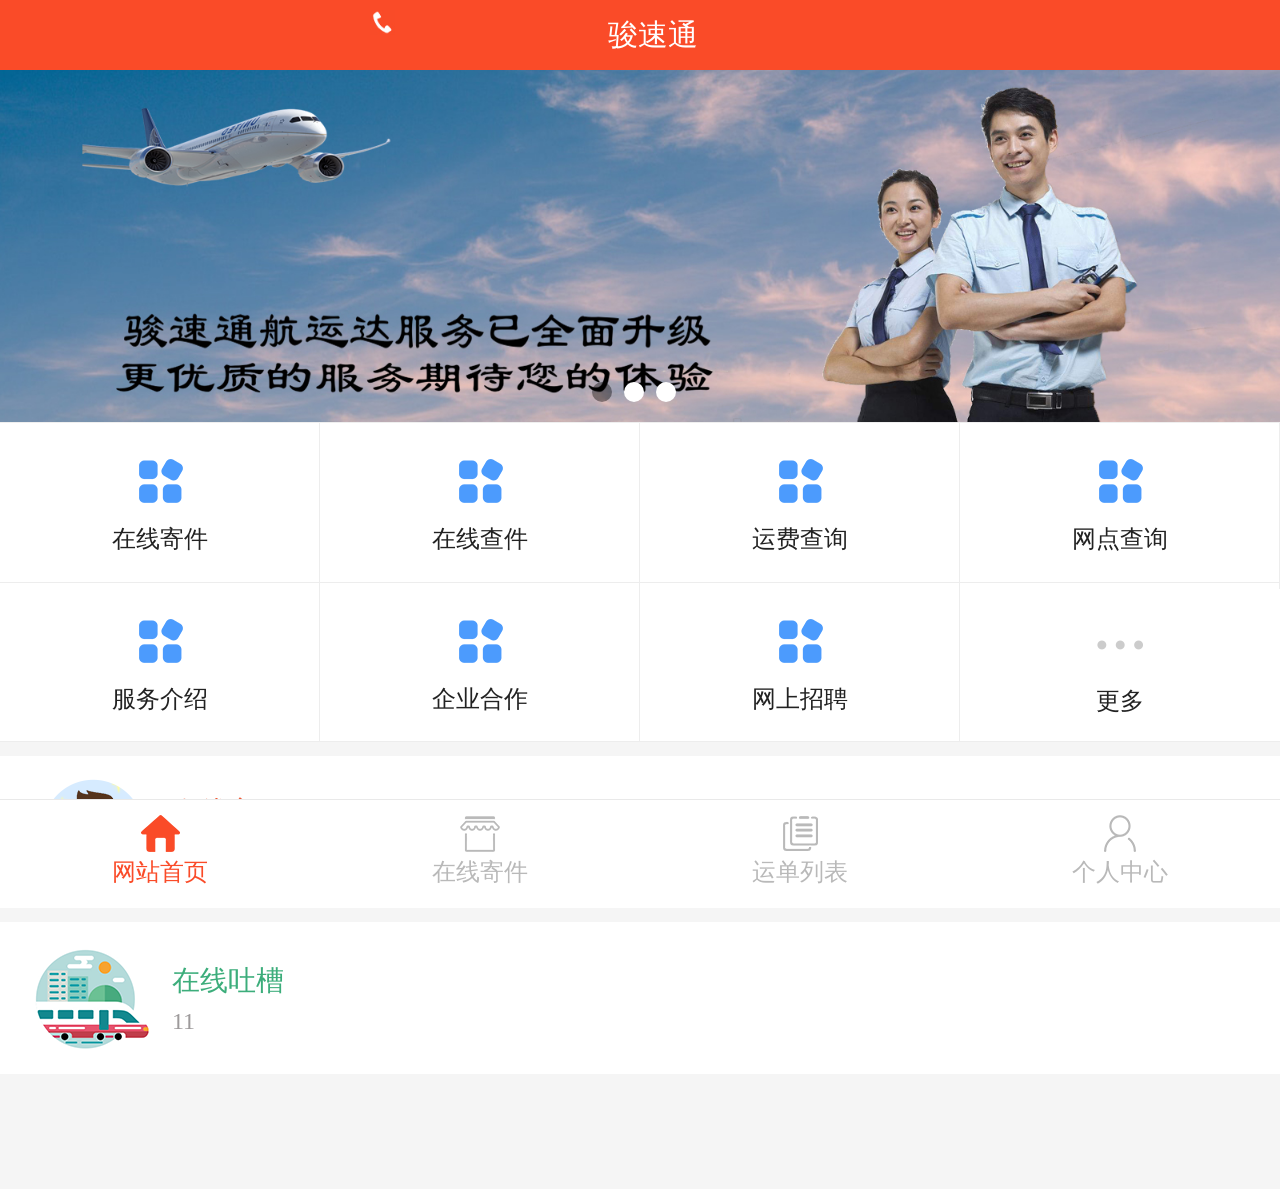
<file: index.html>
﻿<!DOCTYPE html>
<html>
<head>
<meta http-equiv="Content-Type" content="text/html; charset=utf-8" />
<meta content="width=device-width, initial-scale=1.0, minimum-scale=1.0, maximum-scale=1.0, user-scalable=no" name="viewport">
<meta content="yes" name="apple-mobile-web-app-capable" />
<meta content="black" name="apple-mobile-web-app-status-bar-style" />
<meta content="telephone=no" name="format-detection" />
<title>骏速通——移动网站</title>
<link rel="stylesheet" type="text/css" href="css/base.css">
<link rel="stylesheet" type="text/css" href="css/common.css">
<script type="text/javascript" src="js/jquery.min.js" ></script>
<script src="js/common.js"></script>
<!--banner 脚本-->
<script src="js/TouchSlide.1.1.js"></script>
<!--banner 脚本-->
</head>
<body>
<div class="container" id="container"> 
<div class="header-bot-item">
<h2>骏速通<span class="tel"></span></h2>

</div>

<!--Banner-->
<div class="banner" id="index-banner">
  <div class="banner-pics">
    <ul class="banner-pics-list OnSale-banner">
      <li><a href="#"><img src="images/banner4.jpg" alt=""/></a></li>
      <li><a href="#"><img src="images/banner2.jpg" alt=""/></a></li>
      <li><a href="#"><img src="images/banner3.jpg" alt=""/></a></li>
    </ul>
  </div>
  <ul class="banner-tit">
    <li class="on"></li>
    <li></li>
    <li></li>
  </ul>
</div>
<script type="text/javascript">
        TouchSlide({
            slideCell:"#index-banner",
            titCell:".banner-tit li",//开启自动分页 autoPage:true ，此时设置 titCell 为导航元素包裹层
            mainCell:".banner-pics-list",
            effect:"left",
            autoPlay:true,//自动播放
            //autoPage:true, //自动分页
            })
</script> 
<!--banner-end-->

<div class="ind-nav ind-nav1">
  <ul class="clearfix">
    <li><div><a href="zaixian_jijian.html"><i><img src="images/xczx.png"></i><em>在线寄件</em></a></div></li>
    <li><div><a href="zaixian_chajian.html"><i><img src="images/xczx.png"></i><em>在线查件</em></a></div></li>
    <li><div><a href="yunfei_chaxun.html"><i><img src="images/xczx.png"></i><em>运费查询</em></a></div></li>
    <li><div><a href="zhandian_data.1.html"><i><img src="images/xczx.png"></i><em>网点查询</em></a></div></li>
    <li><div><a href="fuwu_jieshao.html"><i><img src="images/xczx.png"></i><em>服务介绍</em></a></div></li>
    <li><div><a href="qiyehezuo.html"><i><img src="images/xczx.png"></i><em>企业合作</em></a></div></li>
    <li><div><a href="yuangong_details.html"><i><img src="images/xczx.png"></i><em>网上招聘</em></a></div></li>
    <li><div><a href="mydata.html"><i><img src="images/xczx.png"></i><em>关于我们</em></a></div></li>
    <li><div><a href="javascript:void(0)" class="more"><i><img src="images/more.png"></i><em>更多</em></a></div></li>
  </ul>
</div>

<div class="ind-item">
  <a href="book-recovery.html">
      <div class="ind-item-img"><img src="images/eszh.png"></div>
      <div class="ind-item-txt">
        <h3 class="red">在线客服</h3>
        <p>骏速通24小时客服</p>
      </div>
  </a>  
</div>

<div class="ind-item">
  <a href="goods-allocation.html">
    <div class="ind-item-img"><img src="images/hyps.png"></div>
    <div class="ind-item-txt">
      <h3 class="green">在线吐槽</h3>
      <p>11</p>
    </div>
  </a>  
</div>
<!--二手置换 货运配送结束-->

</div>
<!--container-end-->

<!--footer-->
<footer class="footer" id="footer">
  <ul class="footnav box-flex">
    <li class="on"><a href="index.html" class="home"><i></i><span class="full-block">网站首页</span></a></li>
	<li><a href="zaixian_jijian.html" class="foot-worker"><i></i><span class="full-block">在线寄件</span></a></li>
    <li><a href="order.html" class="foot-order"><i></i><span class="full-block">运单列表</span></a></li>
    <li><a href="personal_center.html" class="my"><i></i><span class="full-block">个人中心</span></a></li>
  </ul>
</footer>
<!--footer-end-->

<!--栏目更多-->
<script type="text/javascript">
$(".ind-nav").each(function(){	
  var self = $(this); 
  var n=self.find("ul li").length;
  if(n<=8){
  self.find( ".more").addClass("hide-more");
  }else{
  self.find(".more").removeClass("hide-more");
  } 
 self.find(".more").click(function(){
    self.find( "ul" ).toggleClass("intro");
	self.find(".more").toggleClass("add-more");
  });
  });
</script>

</body>
</html>
</file>
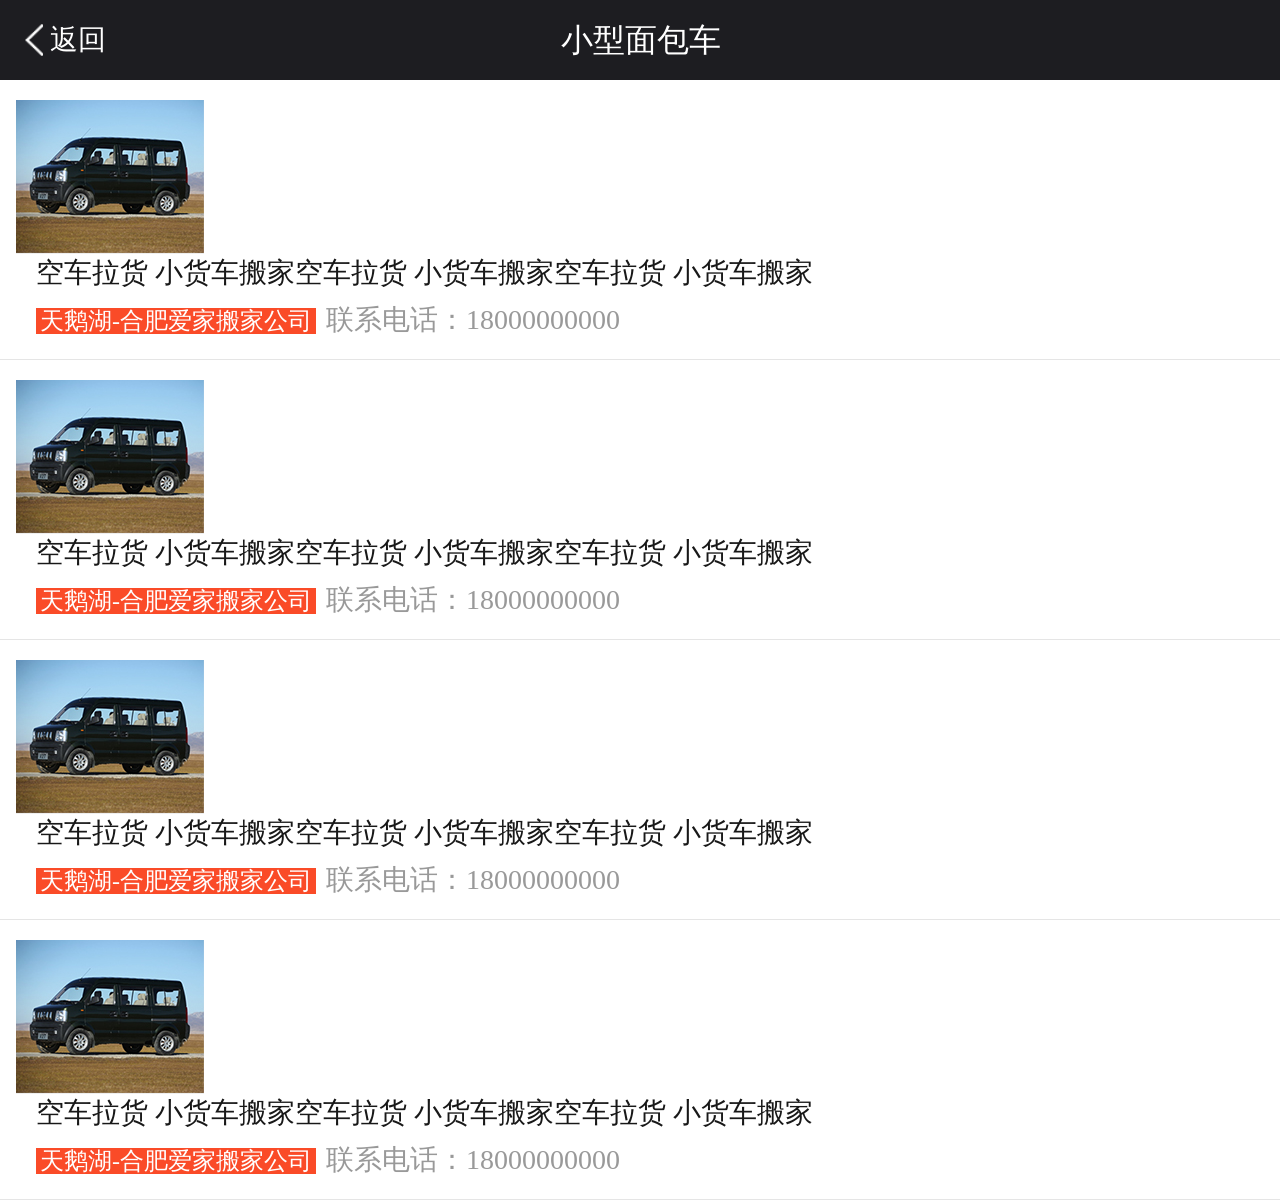
<file: car_xiangqing.html>
<!DOCTYPE html>
<html>
<head>
<meta http-equiv="Content-Type" content="text/html; charset=utf-8" />
<meta content="width=device-width, initial-scale=1.0, minimum-scale=1.0, maximum-scale=1.0, user-scalable=no" name="viewport">
<meta content="yes" name="apple-mobile-web-app-capable" />
<meta content="black" name="apple-mobile-web-app-status-bar-style" />
<meta content="telephone=no" name="format-detection" />
<title>小型面包车</title>
<link rel="stylesheet" type="text/css" href="css/base.css">
<link rel="stylesheet" type="text/css" href="css/common.css">
<script type="text/javascript" src="js/jquery.min.js" ></script>
<script src="js/common.js"></script>
<!--banner 脚本-->
<script src="js/TouchSlide.1.1.js"></script>
<!--banner 脚本-->
</head>

<body>
<header class="header" id="header">
<a href="#" class="back">返回</a>
<h1>小型面包车</h1>
</header>
<!--header-end-->

<div class="container" id="container"> 

<div class="pro-list">
<ul>
  <li>
    <a href="#">
      <div class="pro-list-img"><img src="images/pro-img.jpg"></div>
      <div class="pro-list-txt">
      <div class="pro-list-txt-tit">空车拉货 小货车搬家空车拉货 小货车搬家空车拉货 小货车搬家</div>
      <span>天鹅湖-合肥爱家搬家公司</span>
      <p>联系电话：18000000000</p>
      </div>
    </a>
  </li>
  <li>
    <a href="#">
      <div class="pro-list-img"><img src="images/pro-img.jpg"></div>
      <div class="pro-list-txt">
      <div class="pro-list-txt-tit">空车拉货 小货车搬家空车拉货 小货车搬家空车拉货 小货车搬家</div>
      <span>天鹅湖-合肥爱家搬家公司</span>
      <p>联系电话：18000000000</p>
      </div>
    </a>
  </li>
  <li>
    <a href="#">
      <div class="pro-list-img"><img src="images/pro-img.jpg"></div>
      <div class="pro-list-txt">
      <div class="pro-list-txt-tit">空车拉货 小货车搬家空车拉货 小货车搬家空车拉货 小货车搬家</div>
      <span>天鹅湖-合肥爱家搬家公司</span>
      <p>联系电话：18000000000</p>
      </div>
    </a>
  </li>
  <li>
    <a href="#">
      <div class="pro-list-img"><img src="images/pro-img.jpg"></div>
      <div class="pro-list-txt">
      <div class="pro-list-txt-tit">空车拉货 小货车搬家空车拉货 小货车搬家空车拉货 小货车搬家</div>
      <span>天鹅湖-合肥爱家搬家公司</span>
      <p>联系电话：18000000000</p>
      </div>
    </a>
  </li>
</ul>
</div>

</div>
<!--container-end-->
</body>
</html>
</file>
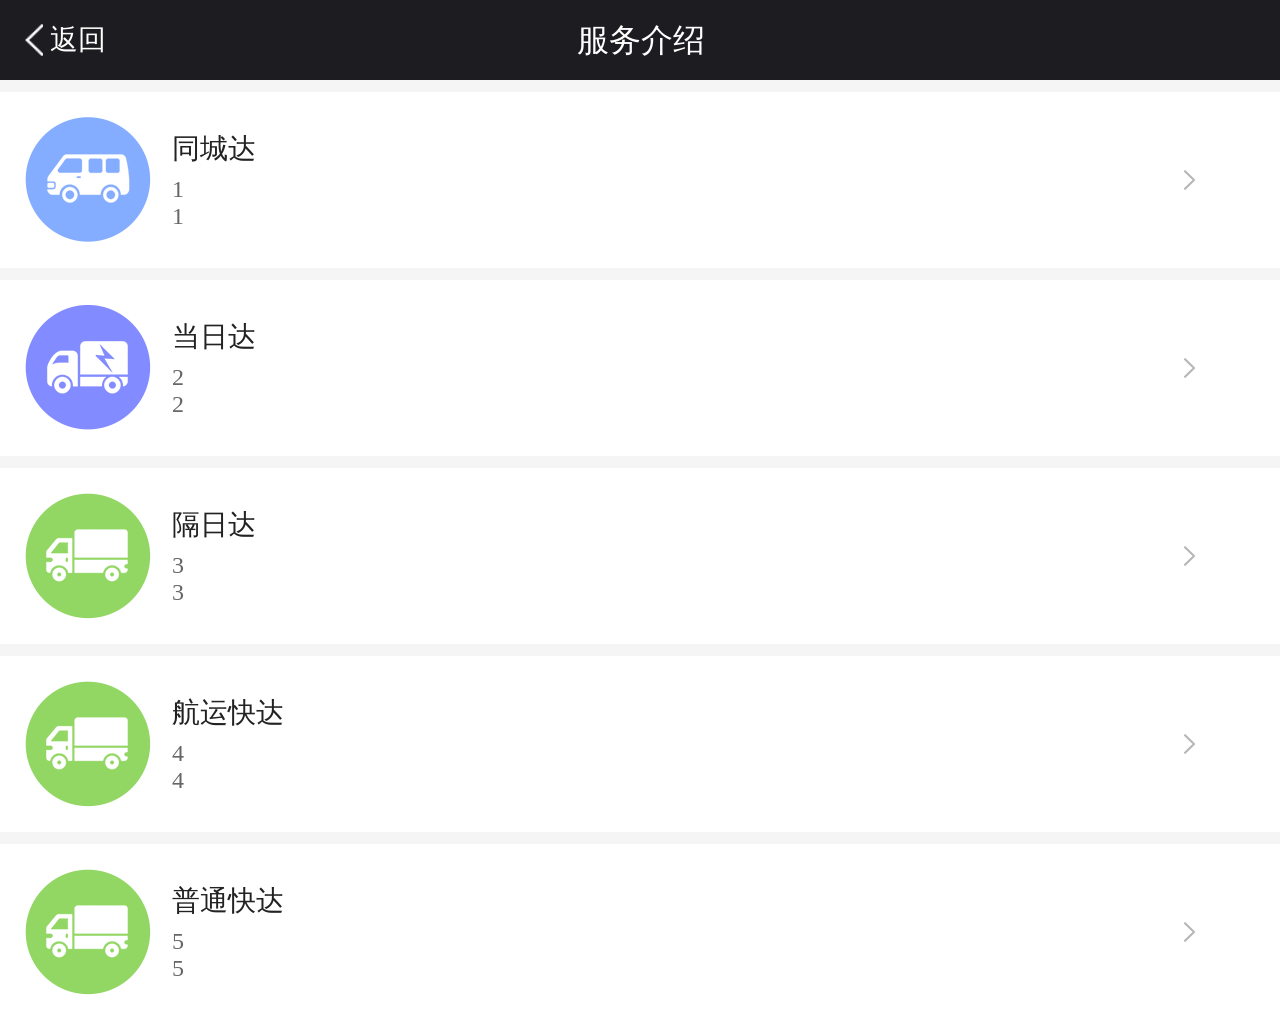
<file: fuwu_jieshao.html>
<!DOCTYPE html>
<html>
<head>
<meta http-equiv="Content-Type" content="text/html; charset=utf-8" />
<meta content="width=device-width, initial-scale=1.0, minimum-scale=1.0, maximum-scale=1.0, user-scalable=no" name="viewport">
<meta content="yes" name="apple-mobile-web-app-capable" />
<meta content="black" name="apple-mobile-web-app-status-bar-style" />
<meta content="telephone=no" name="format-detection" />
<title>服务介绍——骏速通</title>
<link rel="stylesheet" type="text/css" href="css/base.css">
<link rel="stylesheet" type="text/css" href="css/common.css">
<script type="text/javascript" src="js/jquery.min.js" ></script>
<script src="js/common.js"></script>
</head>

<body>
<header class="header" id="header">
<a href="javascript:history.go(-1)" target=_self class="back">返回</a>
<h1>服务介绍</h1>
</header>
<!--header-end-->

<div class="container" id="container"> 

<div class="goods-allocation">
  <ul>
    <li>
      <a href="car-list.html">
        <div class="goods-allocation-img"><img src="images/mbc.png"></div>
        <div class="goods-allocation-txt">
          <h2>同城达</h2>
          <p>1</p>
          <p>1</p>
        </div>
      </a>
    </li>
    <li>
      <a href="car-list.html">
        <div class="goods-allocation-img"><img src="images/hc.png"></div>
        <div class="goods-allocation-txt">
          <h2>当日达</h2>
          <p>2</p>
          <p>2</p>
        </div>
      </a>
    </li>
    <li>
      <a href="car-list.html">
        <div class="goods-allocation-img"><img src="images/kc.png"></div>
        <div class="goods-allocation-txt">
          <h2>隔日达</h2>
          <p>3</p>
          <p>3</p>
        </div>
      </a>
	  </li>
	  <li>
      <a href="car-list.html">
        <div class="goods-allocation-img"><img src="images/kc.png"></div>
        <div class="goods-allocation-txt">
          <h2>航运快达</h2>
          <p>4</p>
          <p>4</p>
        </div>
      </a>
	  </li>
	  <li>
      <a href="car-list.html">
        <div class="goods-allocation-img"><img src="images/kc.png"></div>
        <div class="goods-allocation-txt">
          <h2>普通快达</h2>
          <p>5</p>
          <p>5</p>
        </div>
      </a>	  
    </li>
  </ul>
</div>
<!--goods-allocation-end-->

</div>
<!--container-end-->
</body>
</html>
</file>
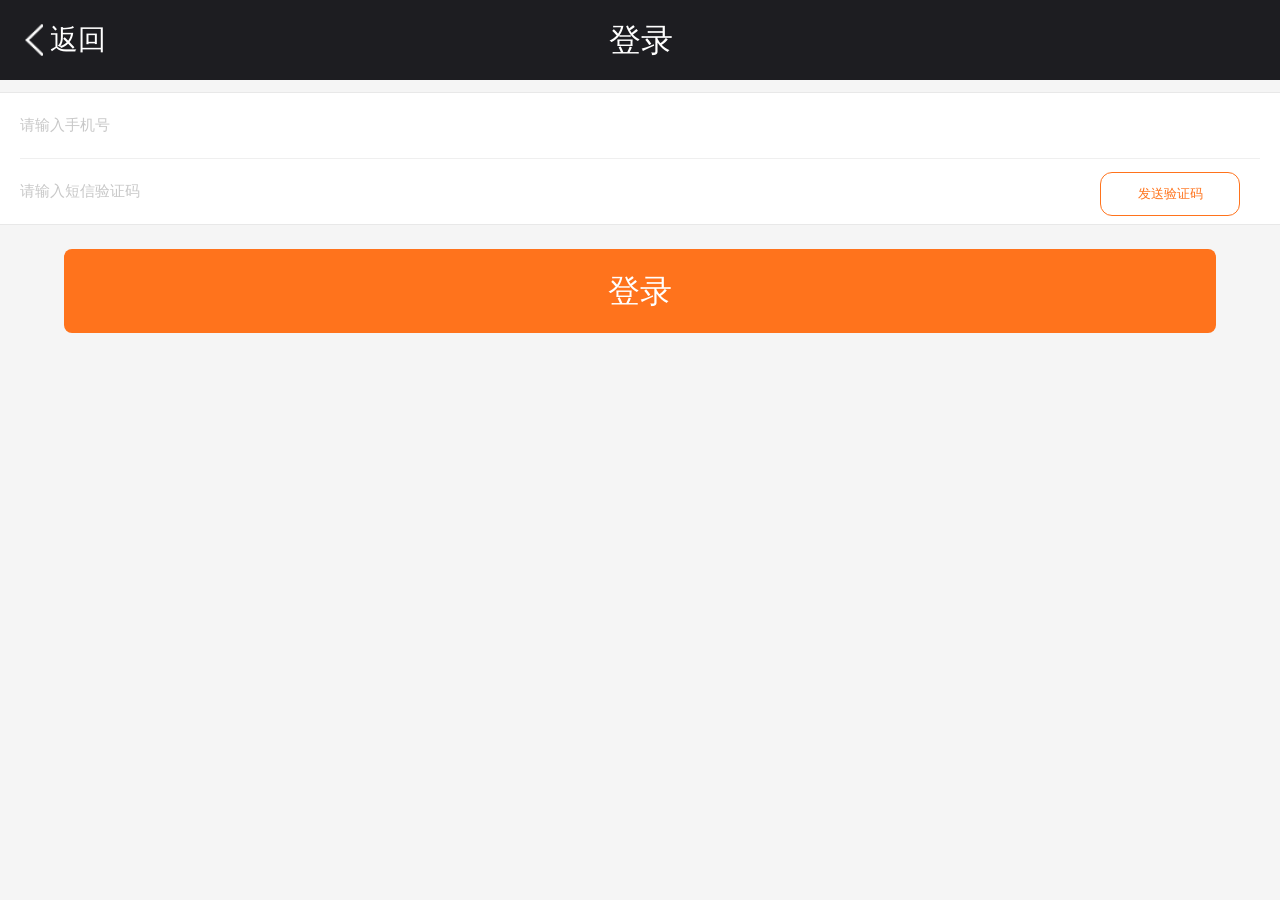
<file: login.html>
<!DOCTYPE html>
<html>
<head>
<meta http-equiv="Content-Type" content="text/html; charset=utf-8" />
<meta content="width=device-width, initial-scale=1.0, minimum-scale=1.0, maximum-scale=1.0, user-scalable=no" name="viewport">
<meta content="yes" name="apple-mobile-web-app-capable" />
<meta content="black" name="apple-mobile-web-app-status-bar-style" />
<meta content="telephone=no" name="format-detection" />
<title>登录</title>
<link rel="stylesheet" type="text/css" href="css/base.css">
<link rel="stylesheet" type="text/css" href="css/common.css">
<script type="text/javascript" src="js/jquery.min.js" ></script>
<script src="js/common.js"></script>
</head>

<body>
<header class="header" id="header">
<a href="javascript:history.go(-1)" target=_self class="back">返回</a>
<h1>登录</h1>
</header>
<!--header-end-->

<div class="container" id="container"> 

<form method="post" class="login-form" action="" id="login" autocomplete="off">
  <div class="registered">
    <div class="field">
      <input id="username" type="text" name="username" class="username" placeholder="请输入手机号" >
    </div>
    <div class="field">
      <input type="text" name="yzm" id="yzm" class="yzm" placeholder="请输入短信验证码"  maxlength="">
      <a href="#" class="fsyzm">发送验证码</a>
    </div>
  </div>
  <div class="next-step">
    <button type="submit" class="submit-btn">登录</button>
  </div>
</form>

</div>
<!--container-end-->
</body>
</html>
</file>
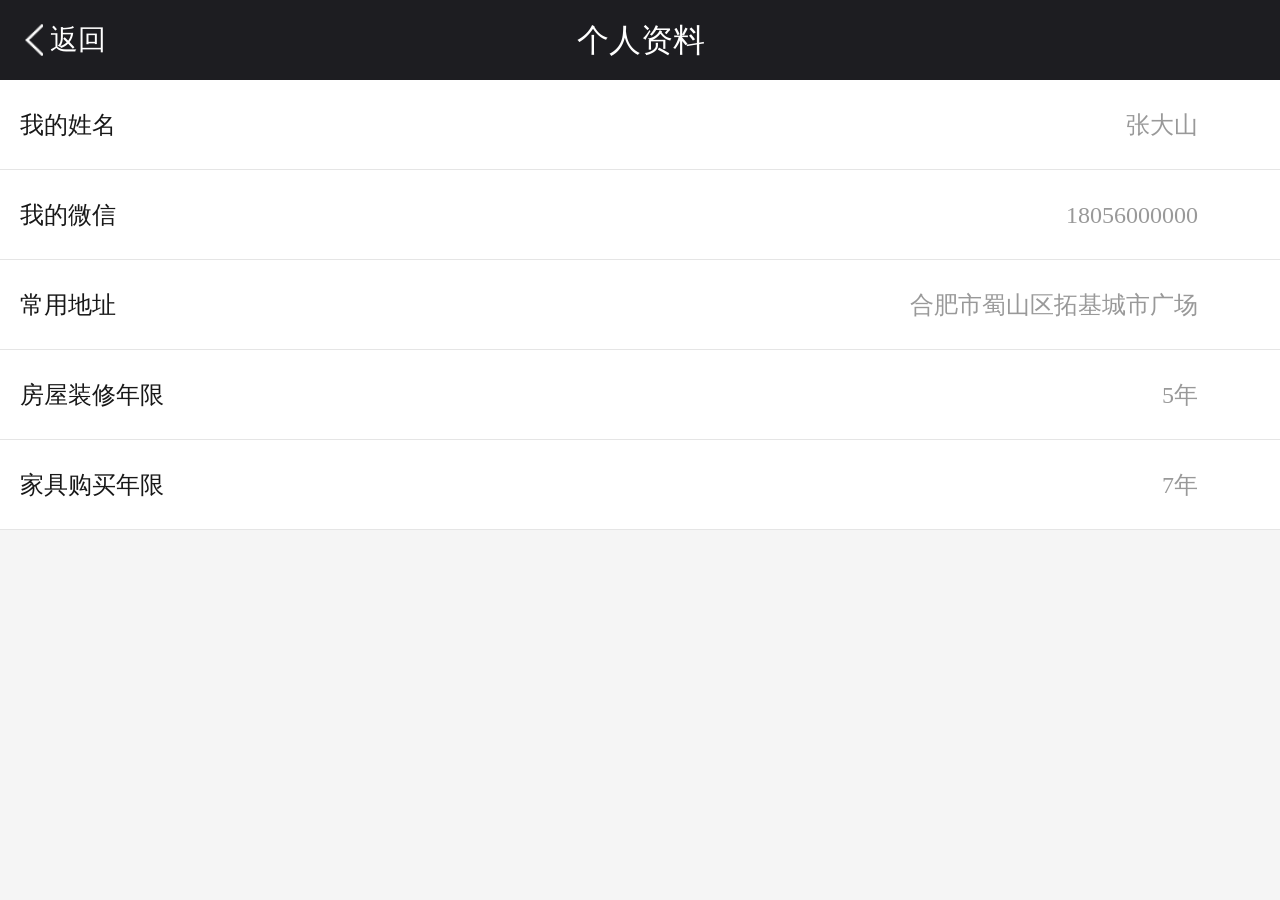
<file: mydata.html>
<!DOCTYPE html>
<html>
<head>
<meta http-equiv="Content-Type" content="text/html; charset=utf-8" />
<meta content="width=device-width, initial-scale=1.0, minimum-scale=1.0, maximum-scale=1.0, user-scalable=no" name="viewport">
<meta content="yes" name="apple-mobile-web-app-capable" />
<meta content="black" name="apple-mobile-web-app-status-bar-style" />
<meta content="telephone=no" name="format-detection" />
<title>个人资料</title>
<link rel="stylesheet" type="text/css" href="css/base.css">
<link rel="stylesheet" type="text/css" href="css/common.css">
<script type="text/javascript" src="js/jquery.min.js" ></script>
<script src="js/common.js"></script>
</head>

<body>
<header class="header" id="header">
<a href="javascript:history.go(-1)" target=_self class="back">返回</a>
<h1>个人资料</h1>
</header>
<!--header-end-->

<div class="container" id="container"> 

<div class="personal-data1">
<ul>
  <li><a href="my-name.html"><span>我的姓名</span><em>张大山</em></a></li>
  <li><a href="my-name.html"><span>我的微信</span><em>18056000000</em></a></li>
  <li><a href="my-name.html"><span>常用地址</span><em>合肥市蜀山区拓基城市广场</em></a></li>
  <li><a href="my-name.html"><span>房屋装修年限</span><em>5年</em></a></li>
  <li><a href="my-name.html"><span>家具购买年限</span><em>7年</em></a></li>
</ul>
</div>

</div>
<!--container-end-->
</body>
</html>
</file>
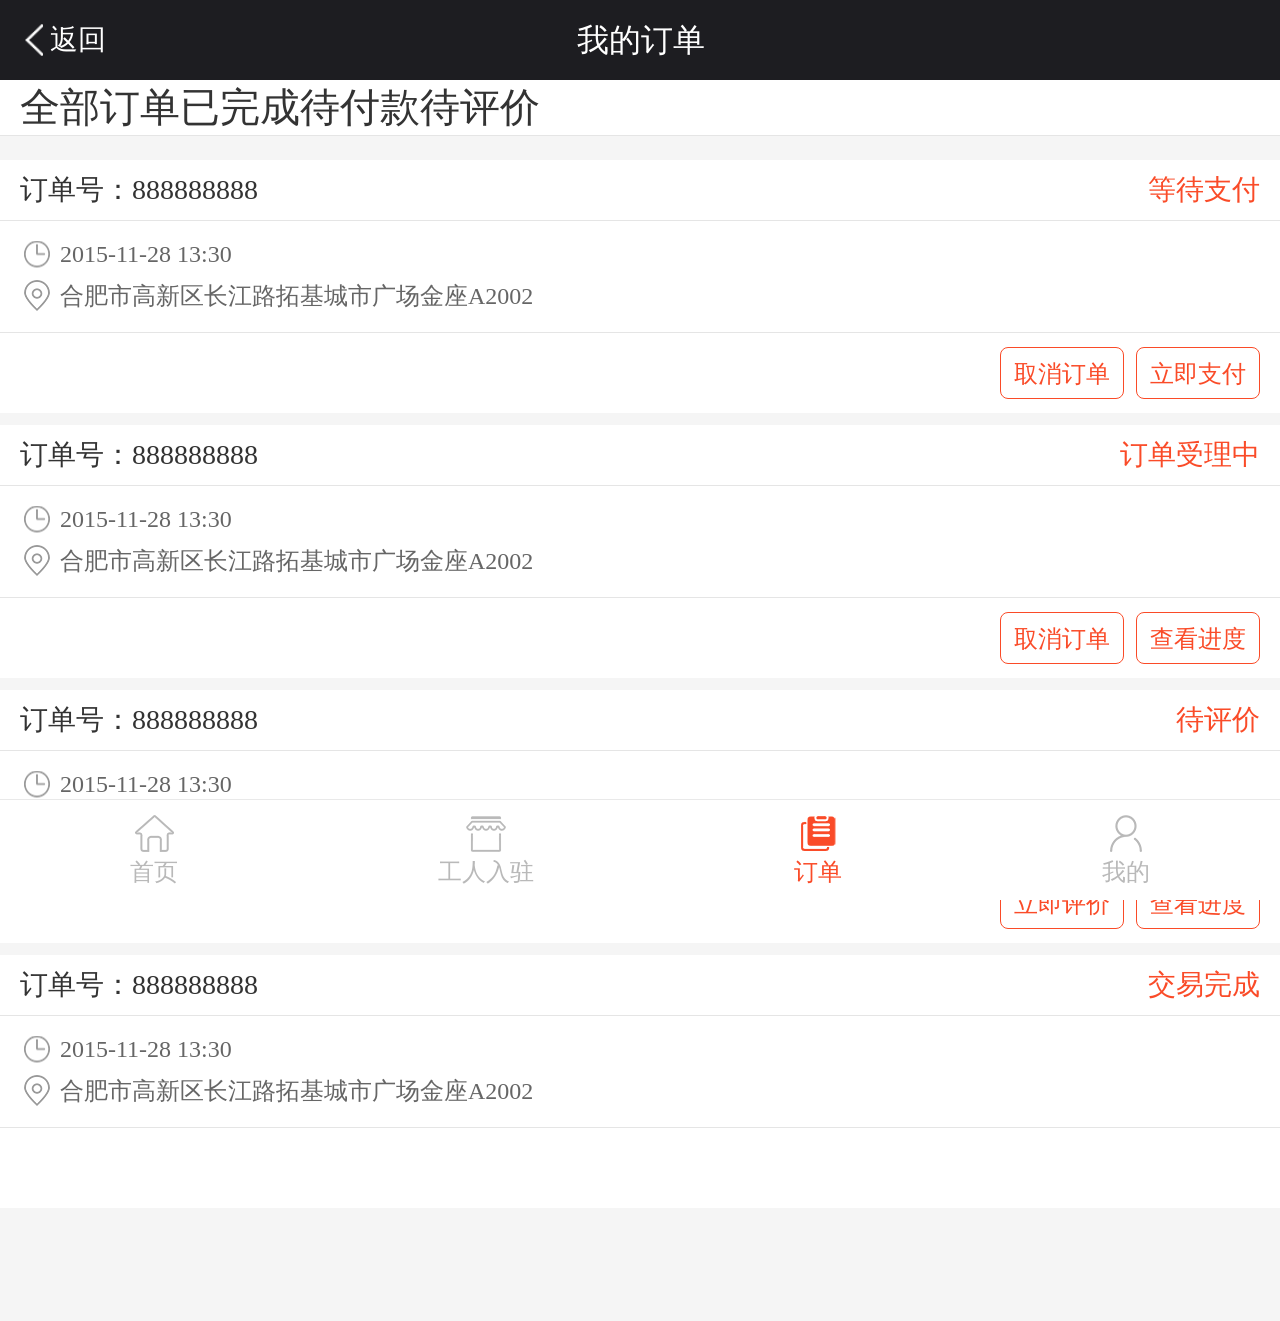
<file: order.html>
<!DOCTYPE html>
<html>
<head>
<meta http-equiv="Content-Type" content="text/html; charset=utf-8" />
<meta content="width=device-width, initial-scale=1.0, minimum-scale=1.0, maximum-scale=1.0, user-scalable=no" name="viewport">
<meta content="yes" name="apple-mobile-web-app-capable" />
<meta content="black" name="apple-mobile-web-app-status-bar-style" />
<meta content="telephone=no" name="format-detection" />
<title>我的订单</title>
<link rel="stylesheet" type="text/css" href="css/base.css">
<link rel="stylesheet" type="text/css" href="css/common.css">
<script type="text/javascript" src="js/jquery.min.js" ></script>
<script src="js/common.js"></script>
</head>

<body>
<header class="header" id="header">
<a href="javascript:history.go(-1)" target=_self class="back">返回</a>
<h1>我的订单</h1>
</header>
<!--header-end-->

<div class="container" id="container">

<!--我的订单选项卡-->
<div id="my-order" class="my-order">

    <!--栏目-->
    <ul id="nav">
      <li><span class="selected"><h2>全部订单</h2></span></li>
      <li><span><h2>已完成</h2></span></li>
      <li><span><h2>待付款</h2></span></li>
      <li><span><h2>待评价</h2></span></li>
    </ul>
    <!--栏目-->

    <!--内容-->
    <div id="menu_con">

      <!--全部订单开始-->
      <section class="tag" style="display:block">

        <div class="my-order-item">
          <div class="my-order-item-tit clearfix">
          <h3>订单号：888888888</h3>
          <span class="my-order-wait-zf">等待支付</span>
          </div>
          <div class="my-order-item-txt">
            <div class="my-order-time">2015-11-28  13:30</div>
            <div class="my-order-address">合肥市高新区长江路拓基城市广场金座A2002</div>
          </div>
          <div class="my-order-item-btn">
            <div class="pos-r">
              <span class="my-order-item-cancel">取消订单</span>
              <span class="my-order-item-red"><a href="order_pay.html">立即支付</a></span>
            </div>
          </div>
        </div>

        <div class="my-order-item">
          <div class="my-order-item-tit clearfix">
          <h3>订单号：888888888</h3>
          <span class="my-order-acceptance">订单受理中</span>
          </div>
          <div class="my-order-item-txt">
            <div class="my-order-time">2015-11-28  13:30</div>
            <div class="my-order-address">合肥市高新区长江路拓基城市广场金座A2002</div>
          </div>
          <div class="my-order-item-btn">
            <div class="pos-r">
              <span class="my-order-item-cancel">取消订单</span>
              <span class="my-order-item-jindu"><a href="order-schedule1.html">查看进度</a></span>
            </div>
          </div>
        </div>

        <div class="my-order-item">
          <div class="my-order-item-tit clearfix">
          <h3>订单号：888888888</h3>
          <span class="my-order-wait-pj">待评价</span>
          </div>
          <div class="my-order-item-txt">
            <div class="my-order-time">2015-11-28  13:30</div>
            <div class="my-order-address">合肥市高新区长江路拓基城市广场金座A2002</div>
          </div>
          <div class="my-order-item-btn">
            <div class="pos-r">
              <span class="my-order-item-red"><a href="order-evaluation.html">立即评价</a></span>
              <span class="my-order-item-jindu"><a href="order-schedule1.html">查看进度</a></span>
            </div>
          </div>
        </div>

        <div class="my-order-item">
          <div class="my-order-item-tit clearfix">
          <h3>订单号：888888888</h3>
          <span class="my-order-over">交易完成</span>
          </div>
          <div class="my-order-item-txt">
            <div class="my-order-time">2015-11-28  13:30</div>
            <div class="my-order-address">合肥市高新区长江路拓基城市广场金座A2002</div>
          </div>
          <div class="my-order-item-btn">
            <div class="pos-r">
<!--              <span class="my-order-item-cancel">取消订单</span>
              <span class="my-order-item-jindu"><a href="order-schedule1.html">查看进度</a></span>-->
            </div>
          </div>
        </div>
      </section>
      <!--全部订单结束-->

      <!--已完成开始-->
      <section class="tag" style="display:none">
        <div class="my-order-item">
          <div class="my-order-item-tit clearfix">
          <h3>订单号：888888888</h3>
          <span class="my-order-over">交易完成</span>
          </div>
          <div class="my-order-item-txt">
            <div class="my-order-time">2015-11-28  13:30</div>
            <div class="my-order-address">合肥市高新区长江路拓基城市广场金座A2002</div>
          </div>
          <div class="my-order-item-btn">
            <div class="pos-r">
<!--              <span class="my-order-item-cancel">取消订单</span>-->
            </div>
          </div>
        </div>
      </section>
      <!--已完成结束-->

      <!--待付款开始-->
      <section class="tag" style="display:none">
        <div class="my-order-item">
          <div class="my-order-item-tit clearfix">
          <h3>订单号：888888888</h3>
          <span class="my-order-wait-zf">等待支付</span>
          </div>
          <div class="my-order-item-txt">
            <div class="my-order-time">2015-11-28  13:30</div>
            <div class="my-order-address">合肥市高新区长江路拓基城市广场金座A2002</div>
          </div>
          <div class="my-order-item-btn">
            <div class="pos-r">
              <span class="my-order-item-cancel">取消订单</span>
              <span class="my-order-item-pay">立即支付</span>
            </div>
          </div>
        </div>
      </section>
      <!--待付款结束-->

      <!--待评价开始-->
      <section class="tag" style="display:none">
        <div class="my-order-item">
          <div class="my-order-item-tit clearfix">
          <h3>订单号：888888888</h3>
          <span class="my-order-wait-pj">待评价</span>
          </div>
          <div class="my-order-item-txt">
            <div class="my-order-time">2015-11-28  13:30</div>
            <div class="my-order-address">合肥市高新区长江路拓基城市广场金座A2002</div>
          </div>
          <div class="my-order-item-btn">
            <div class="pos-r">
              <span class="my-order-item-pj">立即评价</span>
              <span class="my-order-item-jindu"><a href="order-schedule1.html">查看进度</a></span>
            </div>
          </div>
        </div>
      </section>
      <!--待评价结束-->
    </div>
    <!--内容-->

</div>
<script>
var tabs=function(){
    function tag(name,elem){
        return (elem||document).getElementsByTagName(name);
    }
    //获得相应ID的元素
    function id(name){
        return document.getElementById(name);
    }
    function first(elem){
        elem=elem.firstChild;
        return elem&&elem.nodeType==1? elem:next(elem);
    }
    function next(elem){
        do{
            elem=elem.nextSibling;
        }while(
            elem&&elem.nodeType!=1
        )
        return elem;
    }
    return {
        set:function(elemId,tabId){
            var elem=tag("li",id(elemId));
            var tabs=tag("section",id(tabId));
            var listNum=elem.length;
            var tabNum=tabs.length;
            for(var i=0;i<listNum;i++){
                    elem[i].onclick=(function(i){
                        return function(){
                            for(var j=0;j<tabNum;j++){
                                if(i==j){
                                    tabs[j].style.display="block";
                                    //alert(elem[j].firstChild);
                                    elem[j].firstChild.className="selected";
                                }
                                else{
                                    tabs[j].style.display="none";
                                    elem[j].firstChild.className="";
                                }
                            }
                        }
                    })(i)
            }
        }
    }
}();
tabs.set("nav","menu_con");//执行
</script>
<script language="JavaScript">
 $(document).ready(function(){
	$('html,body').animate({scrollTop:'0px'},"fast");
  $("#nav li").click(function(){
	$('html,body').animate({scrollTop: '0px'},"fast");
  });
  });
</script>
<!--我的订单选项卡结束-->

</div>
<!--container-end-->

<!--footer-->
<footer class="footer" id="footer">
  <ul class="footnav box-flex">
    <li><a href="index.html" class="home"><i></i><span class="full-block">首页</span></a></li>
    <li><a href="zhandian_data.1.html" class="foot-worker"><i></i><span class="full-block">工人入驻</span></a></li>
    <li class="on"><a href="order.html" class="foot-order"><i></i><span class="full-block">订单</span></a></li>
    <li><a href="personal_center.html" class="my"><i></i><span class="full-block">我的</span></a></li>
  </ul>
</footer>
<!--footer-end-->

</body>
</html>
</file>
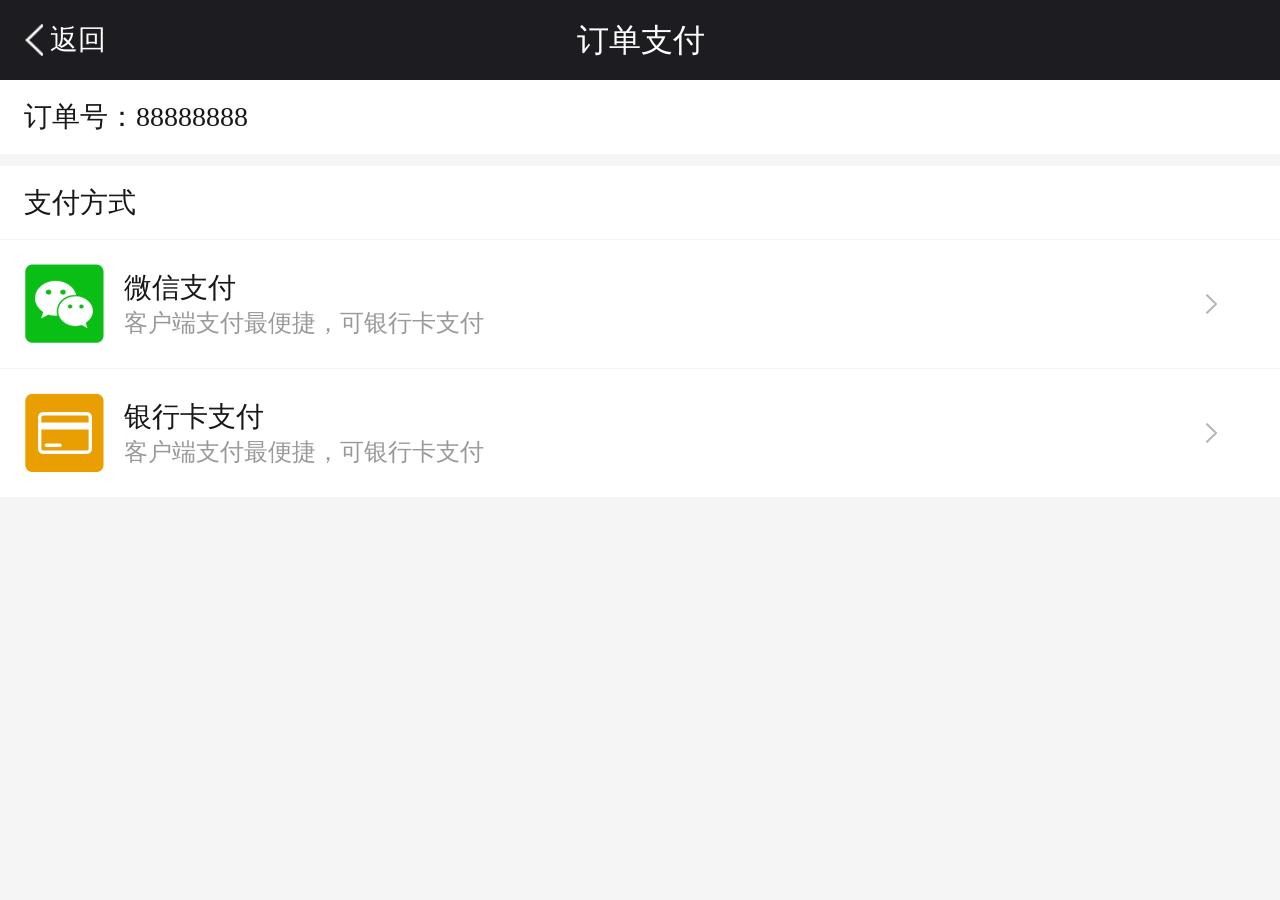
<file: order_pay.html>
<!DOCTYPE html>
<html>
<head>
<meta http-equiv="Content-Type" content="text/html; charset=utf-8" />
<meta content="width=device-width, initial-scale=1.0, minimum-scale=1.0, maximum-scale=1.0, user-scalable=no" name="viewport">
<meta content="yes" name="apple-mobile-web-app-capable" />
<meta content="black" name="apple-mobile-web-app-status-bar-style" />
<meta content="telephone=no" name="format-detection" />
<title>订单支付</title>
<link rel="stylesheet" type="text/css" href="css/base.css">
<link rel="stylesheet" type="text/css" href="css/common.css">
<script type="text/javascript" src="js/jquery.min.js" ></script>
<script src="js/common.js"></script>
</head>

<body>
<header class="header" id="header">
<a href="javascript:history.go(-1)" target=_self class="back">返回</a>
<h1>订单支付</h1>
</header>
<!--header-end-->

<div class="container" id="container"> 

<div class="order-payment">
<div class="order-num">订单号：<em>88888888</em></div>
<div class="payways">
  <div class="payways-tit">支付方式</div>
  <ul>
    <li>
      <a href="#">
        <div class="payways-img"><img src="images/weixin.png"></div>
        <div class="payways-txt">
         <h2>微信支付</h2>
         <p>客户端支付最便捷，可银行卡支付</p>
        </div>
      </a>
    </li>
    <li>
      <a href="#">
        <div class="payways-img"><img src="images/yinlian.png"></div>
        <div class="payways-txt">
         <h2>银行卡支付</h2>
         <p>客户端支付最便捷，可银行卡支付</p>
        </div>
      </a>
    </li>
  </ul>
</div>
</div>
<!--order-payment-end-->

</div>
<!--container-end-->
</body>
</html>
</file>
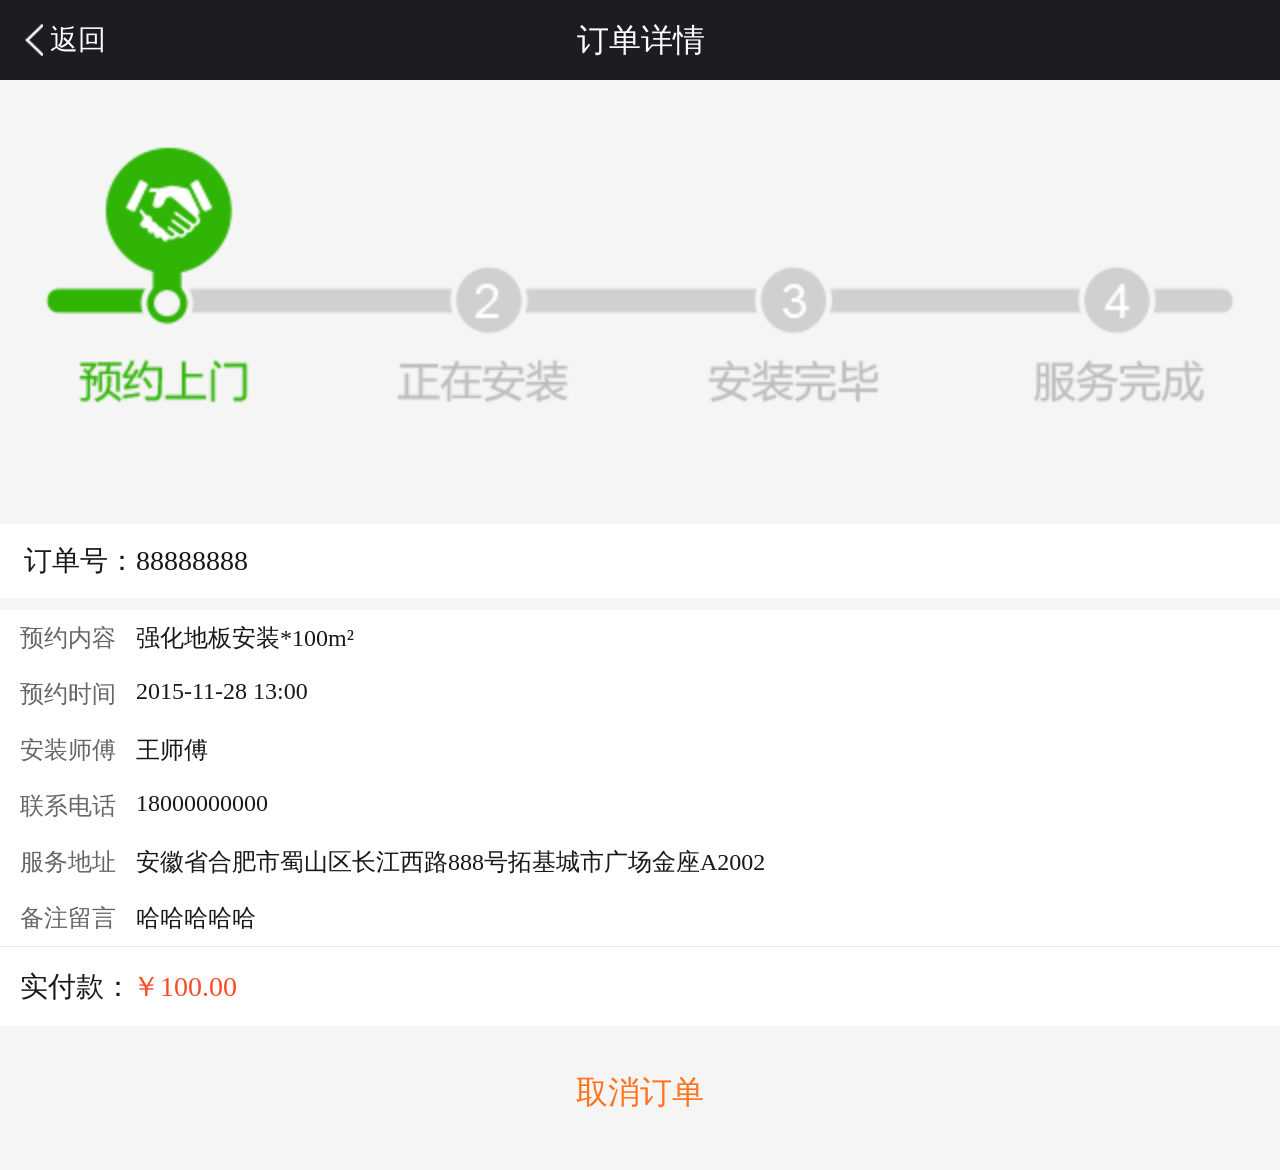
<file: order_xiangqing.html>
<!DOCTYPE html>
<html>
<head>
<meta http-equiv="Content-Type" content="text/html; charset=utf-8" />
<meta content="width=device-width, initial-scale=1.0, minimum-scale=1.0, maximum-scale=1.0, user-scalable=no" name="viewport">
<meta content="yes" name="apple-mobile-web-app-capable" />
<meta content="black" name="apple-mobile-web-app-status-bar-style" />
<meta content="telephone=no" name="format-detection" />
<title>订单详情</title>
<link rel="stylesheet" type="text/css" href="css/base.css">
<link rel="stylesheet" type="text/css" href="css/common.css">
<script type="text/javascript" src="js/jquery.min.js" ></script>
<script src="js/common.js"></script>
</head>

<body>
<header class="header" id="header">
<a href="javascript:history.go(-1)" target=_self class="back">返回</a>
<h1>订单详情</h1>
</header>
<!--header-end-->

<div class="container" id="container"> 
<div class="order-schedule-img"><img src="images/1.png"></div>
<div class="order-confirm">
<div class="order-num"><span class="fl">订单号：<em>88888888</em></span></div>
<ul class="order-confirm-list clearfix order-cancel-list">
  <li><h2>预约内容</h2><span>强化地板安装*100m²</span></li>
  <li><h2>预约时间</h2><span>2015-11-28  13:00</span></li>
  <li><h2>安装师傅</h2><span>王师傅</span></li>
  <li><h2>联系电话</h2><span>18000000000</span></li>
  <li><h2>服务地址</h2><span>安徽省合肥市蜀山区长江西路888号拓基城市广场金座A2002</span></li>
  <li><h2>备注留言</h2><span>哈哈哈哈哈</span></li>
  <li><p>实付款：<em>￥100.00</em></p></li>
</ul>
<span class="cancel">取消订单</span>
</div>
<!--order-confirm-end-->

</div>
<!--container-end-->
</body>
</html>
</file>
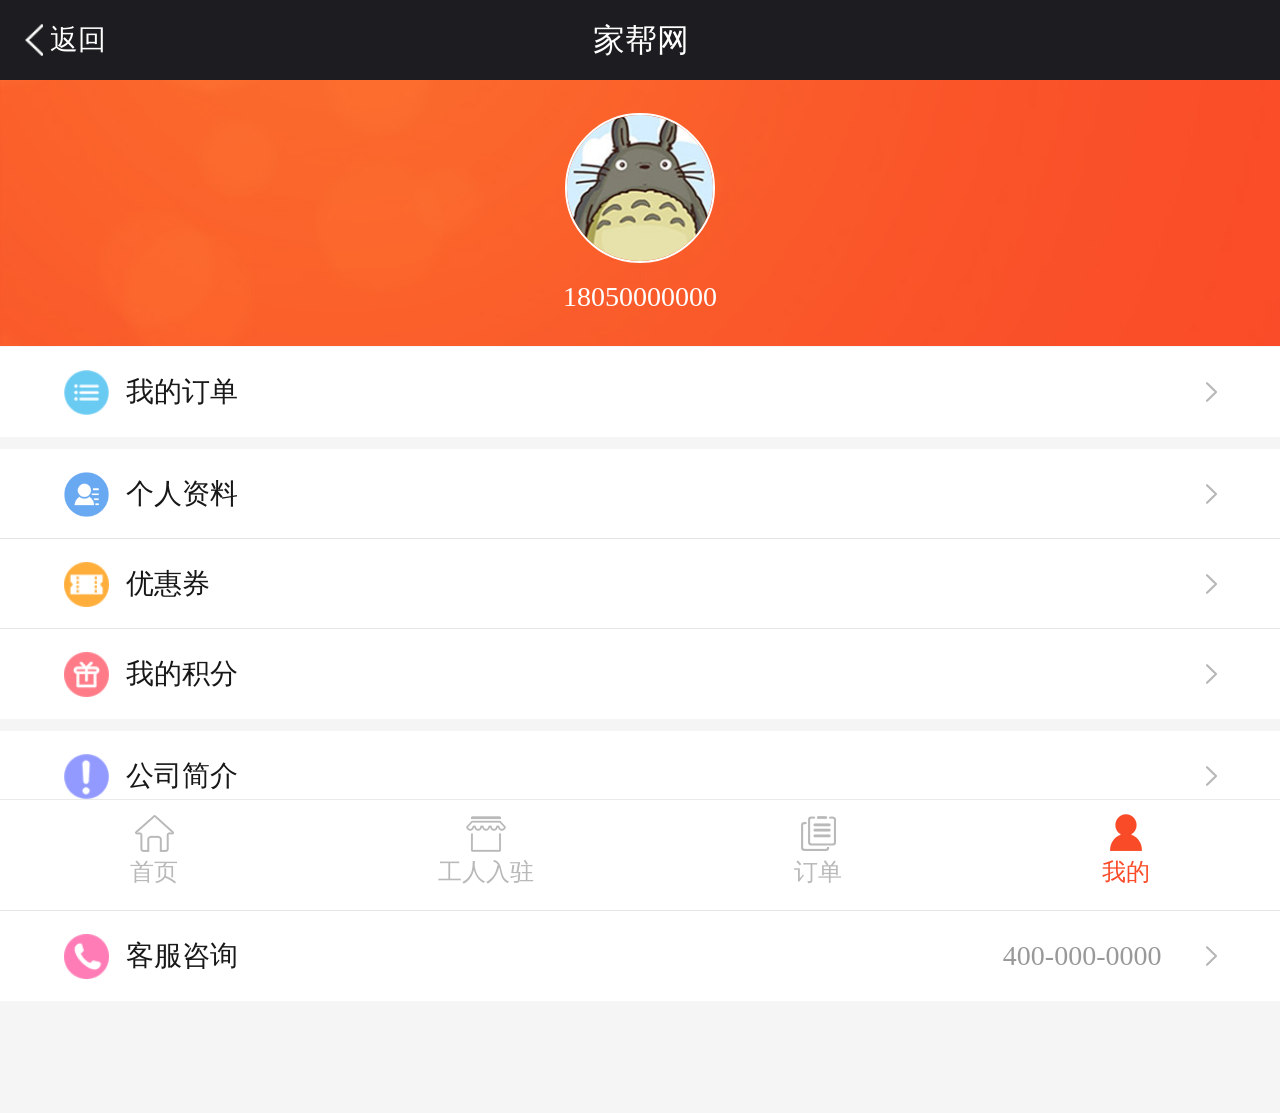
<file: personal_center.html>
<!DOCTYPE html>
<html>
<head>
<meta http-equiv="Content-Type" content="text/html; charset=utf-8" />
<meta content="width=device-width, initial-scale=1.0, minimum-scale=1.0, maximum-scale=1.0, user-scalable=no" name="viewport">
<meta content="yes" name="apple-mobile-web-app-capable" />
<meta content="black" name="apple-mobile-web-app-status-bar-style" />
<meta content="telephone=no" name="format-detection" />
<title>我的</title>
<link rel="stylesheet" type="text/css" href="css/base.css">
<link rel="stylesheet" type="text/css" href="css/common.css">
<script type="text/javascript" src="js/jquery.min.js" ></script>
<script src="js/common.js"></script>
</head>

<body>
<header class="header" id="header">
<a href="javascript:history.go(-1)" target=_self class="back">返回</a>
<h1>家帮网</h1>
</header>
<!--header-end-->

<div class="container" id="container"> 
<div class="my-face">
  <div class="my-face-con">
    <div class="my-face-pic"><img src="images/my-face-pic.jpg"></div>
    <p>18050000000</p>
  </div>
</div>

<div class="personal-list">
     <ul>
       <li><a class="my-icon-wddd" href="order.html">我的订单</a></li>
     </ul>
      <ul>
       <li><a class="my-icon-grzl" href="mydata.html">个人资料</a></li>
       <li><a class="my-icon-yhq" href="coupons.html">优惠券</a></li>
       <li><a class="my-icon-wdjf" href="integral.html">我的积分</a></li>
     </ul>
      <ul>
       <li><a class="my-icon-gsjj" href="#">公司简介</a></li>
       <li><a class="my-icon-bzzx" href="#">帮助中心</a></li>
       <li><a class="my-icon-kfzx" href="#">客服咨询<span class="my-tel">400-000-0000</span></a></li>
     </ul>
  </div>


</div>
<!--container-end-->

<!--footer-->
<footer class="footer" id="footer">
  <ul class="footnav box-flex">
    <li><a href="index.html" class="home"><i></i><span class="full-block">首页</span></a></li>
    <li><a href="zhandian_data.1.html" class="foot-worker"><i></i><span class="full-block">工人入驻</span></a></li>
    <li><a href="order.html" class="foot-order"><i></i><span class="full-block">订单</span></a></li>
    <li class="on"><a href="personal_center.html" class="my"><i></i><span class="full-block">我的</span></a></li>
  </ul>
</footer>
<!--footer-end-->

</body>
</html>
</file>
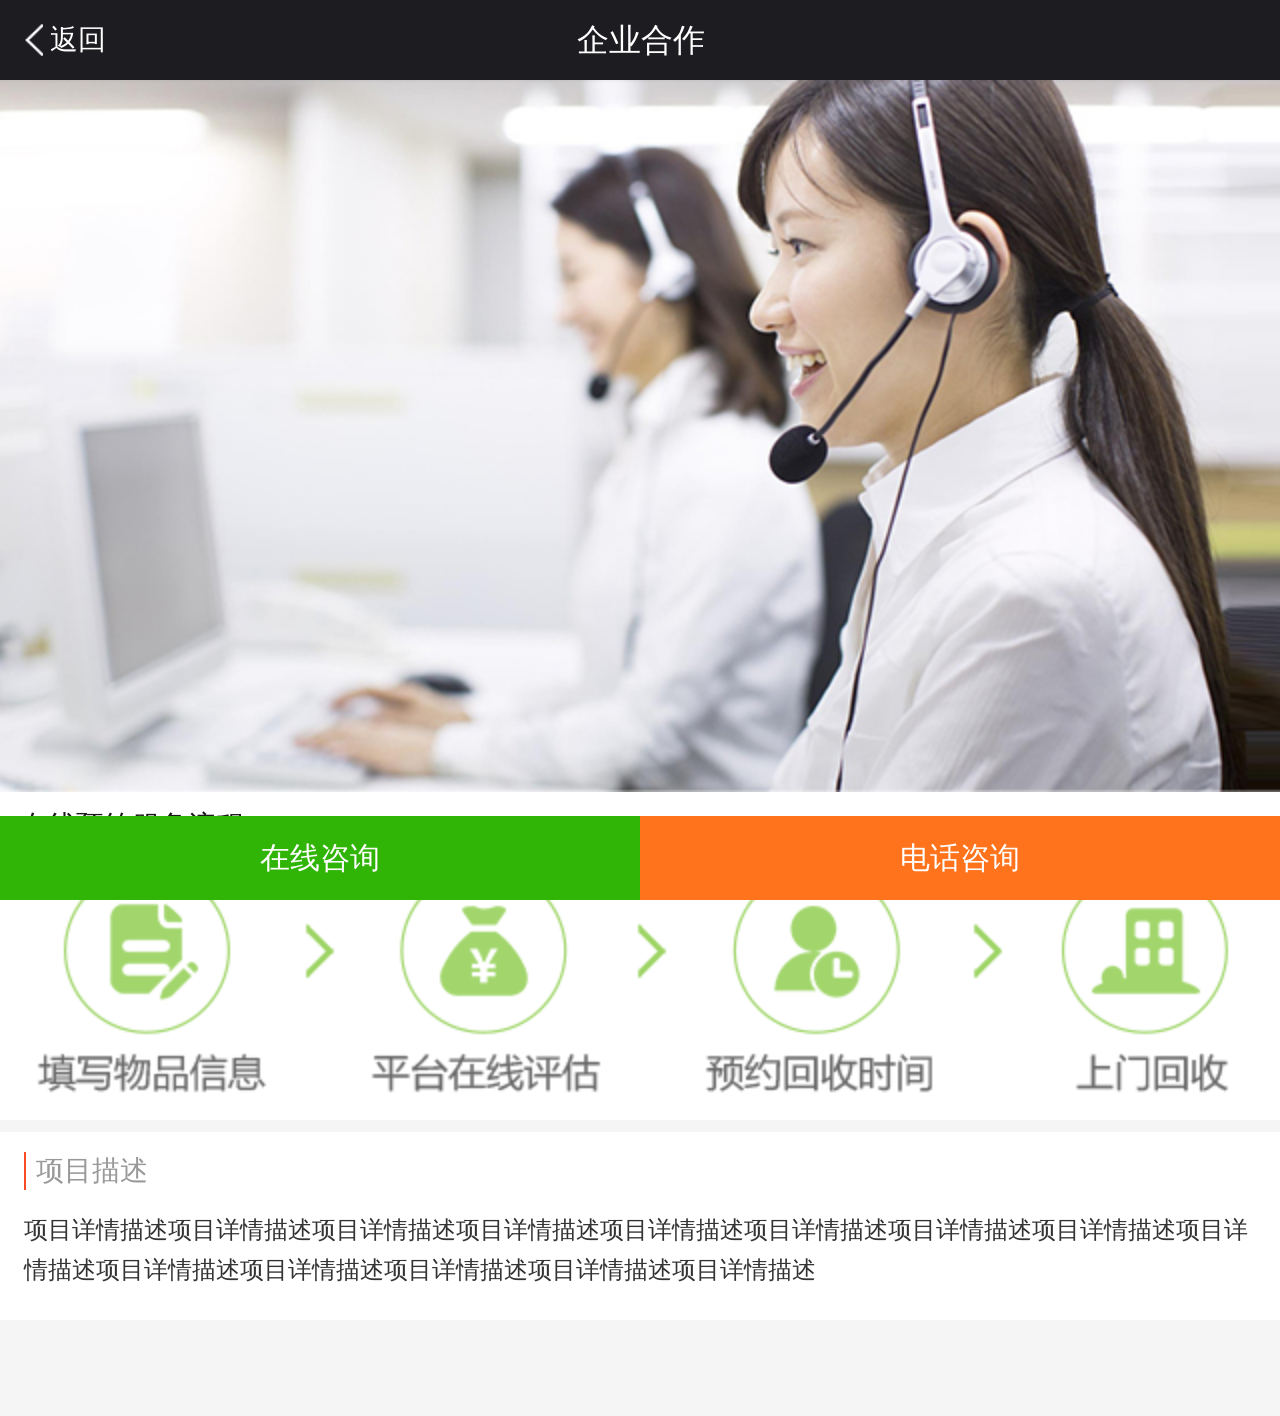
<file: qiyehezuo.html>
<!DOCTYPE html>
<html>
<head>
<meta http-equiv="Content-Type" content="text/html; charset=utf-8" />
<meta content="width=device-width, initial-scale=1.0, minimum-scale=1.0, maximum-scale=1.0, user-scalable=no" name="viewport">
<meta content="yes" name="apple-mobile-web-app-capable" />
<meta content="black" name="apple-mobile-web-app-status-bar-style" />
<meta content="telephone=no" name="format-detection" />
<title>企业合作——移动网站</title>
<link rel="stylesheet" type="text/css" href="css/base.css">
<link rel="stylesheet" type="text/css" href="css/common.css">
<script type="text/javascript" src="js/jquery.min.js" ></script>
<script src="js/common.js"></script>
</head>

<body>
<header class="header" id="header">
<a href="javascript:history.go(-1)" target=_self class="back">返回</a>
<h1>企业合作</h1>
</header>
<!--header-end-->

<div class="container" id="container"> 

<div class="book-recovery-img"><img src="images/book-recovery-img.jpg"></div>
<div class="book-process clearfix">
  <h2 class="book-process-tit">在线预约服务流程</h2>
  <div class="book-process-con"><img src="images/book-process.png"></div> 
</div>

<div class="project-description">
<div class="project-description-tit"><h2>项目描述</h2></div>
<div class="project-description-con">项目详情描述项目详情描述项目详情描述项目详情描述项目详情描述项目详情描述项目详情描述项目详情描述项目详情描述项目详情描述项目详情描述项目详情描述项目详情描述项目详情描述</div>
</div>

<div class="book-recovery-bot" id="footer">
<div class="assessment"><a href="online-evaluation.html">在线咨询</a></div> 
<div class="book"><a href="online-hs.html">电话咨询</a></div>
</div> 

</div>
<!--container-end-->
</body>
</html>
</file>
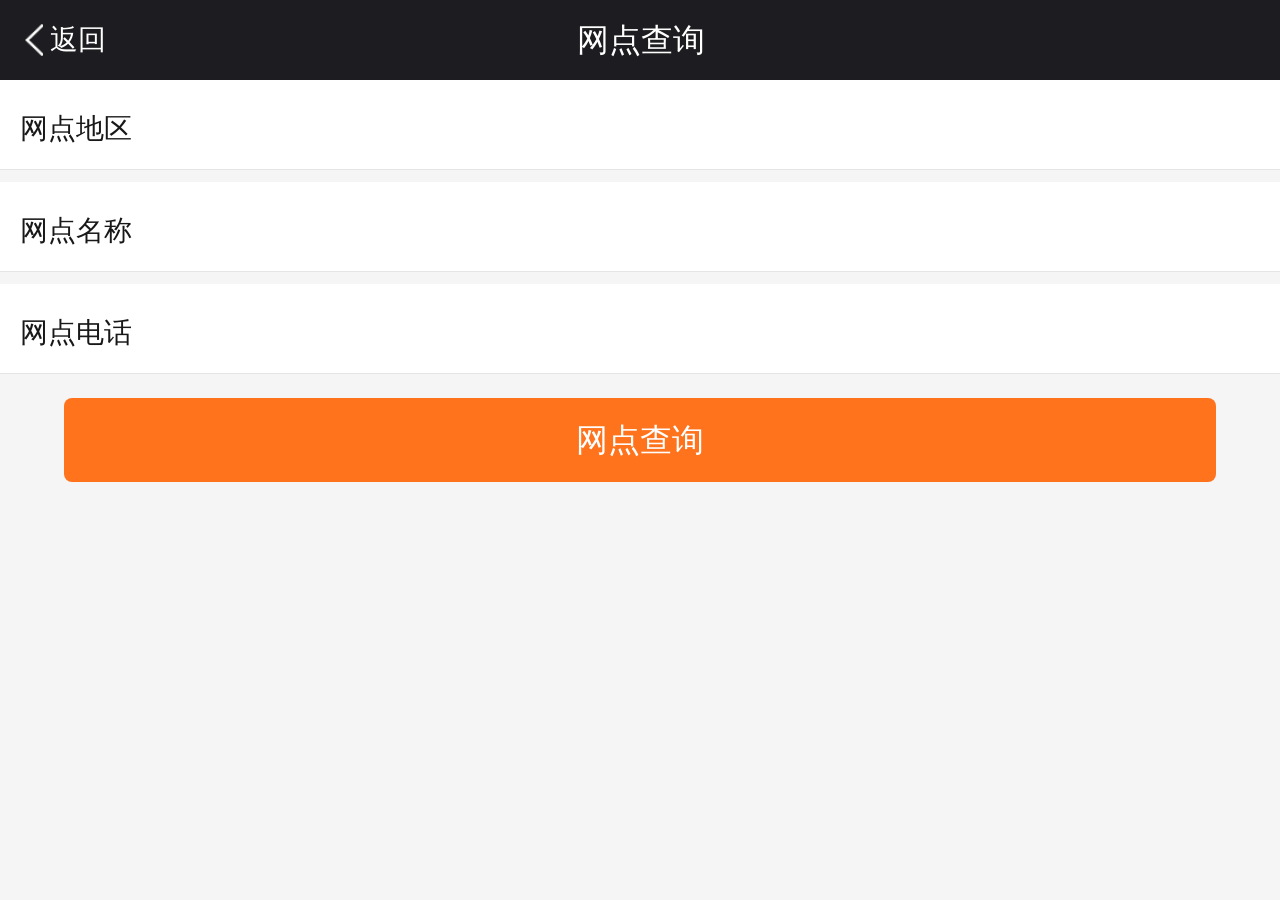
<file: wangdian_chaxun.html>
<!DOCTYPE html>
<html>
<head>
<meta http-equiv="Content-Type" content="text/html; charset=utf-8" />
<meta content="width=device-width, initial-scale=1.0, minimum-scale=1.0, maximum-scale=1.0, user-scalable=no" name="viewport">
<meta content="yes" name="apple-mobile-web-app-capable" />
<meta content="black" name="apple-mobile-web-app-status-bar-style" />
<meta content="telephone=no" name="format-detection" />
<title>网点查询——骏速通</title>
<link rel="stylesheet" type="text/css" href="css/base.css">
<link rel="stylesheet" type="text/css" href="css/common.css">
<script type="text/javascript" src="js/jquery.min.js" ></script>
<script src="js/common.js"></script>
</head>

<body>
<header class="header" id="header">
<a href="javascript:history.go(-1)" target=_self class="back">返回</a>
<h1>网点查询</h1>
</header>
<!--header-end-->

<div class="container" id="container"> 

<div class="add-class">
  <form>
	<ul>
      <li><label>网点地区</label><input id="remarks" type="text" name="remarks" class="remarks" placeholder="" value=""></li>
    </ul>
	<ul>
      <li><label>网点名称</label><input id="remarks" type="text" name="remarks" class="remarks" placeholder="" value=""></li>
    </ul>
	<ul>
      <li><label>网点电话</label><input id="remarks" type="text" name="remarks" class="remarks" placeholder="" value=""></li>
    </ul>
    <button type="submit" class="confirm-payment">网点查询</button>
  </form>  
</div>

</div>
<!--container-end-->
</body>
</html>
</file>
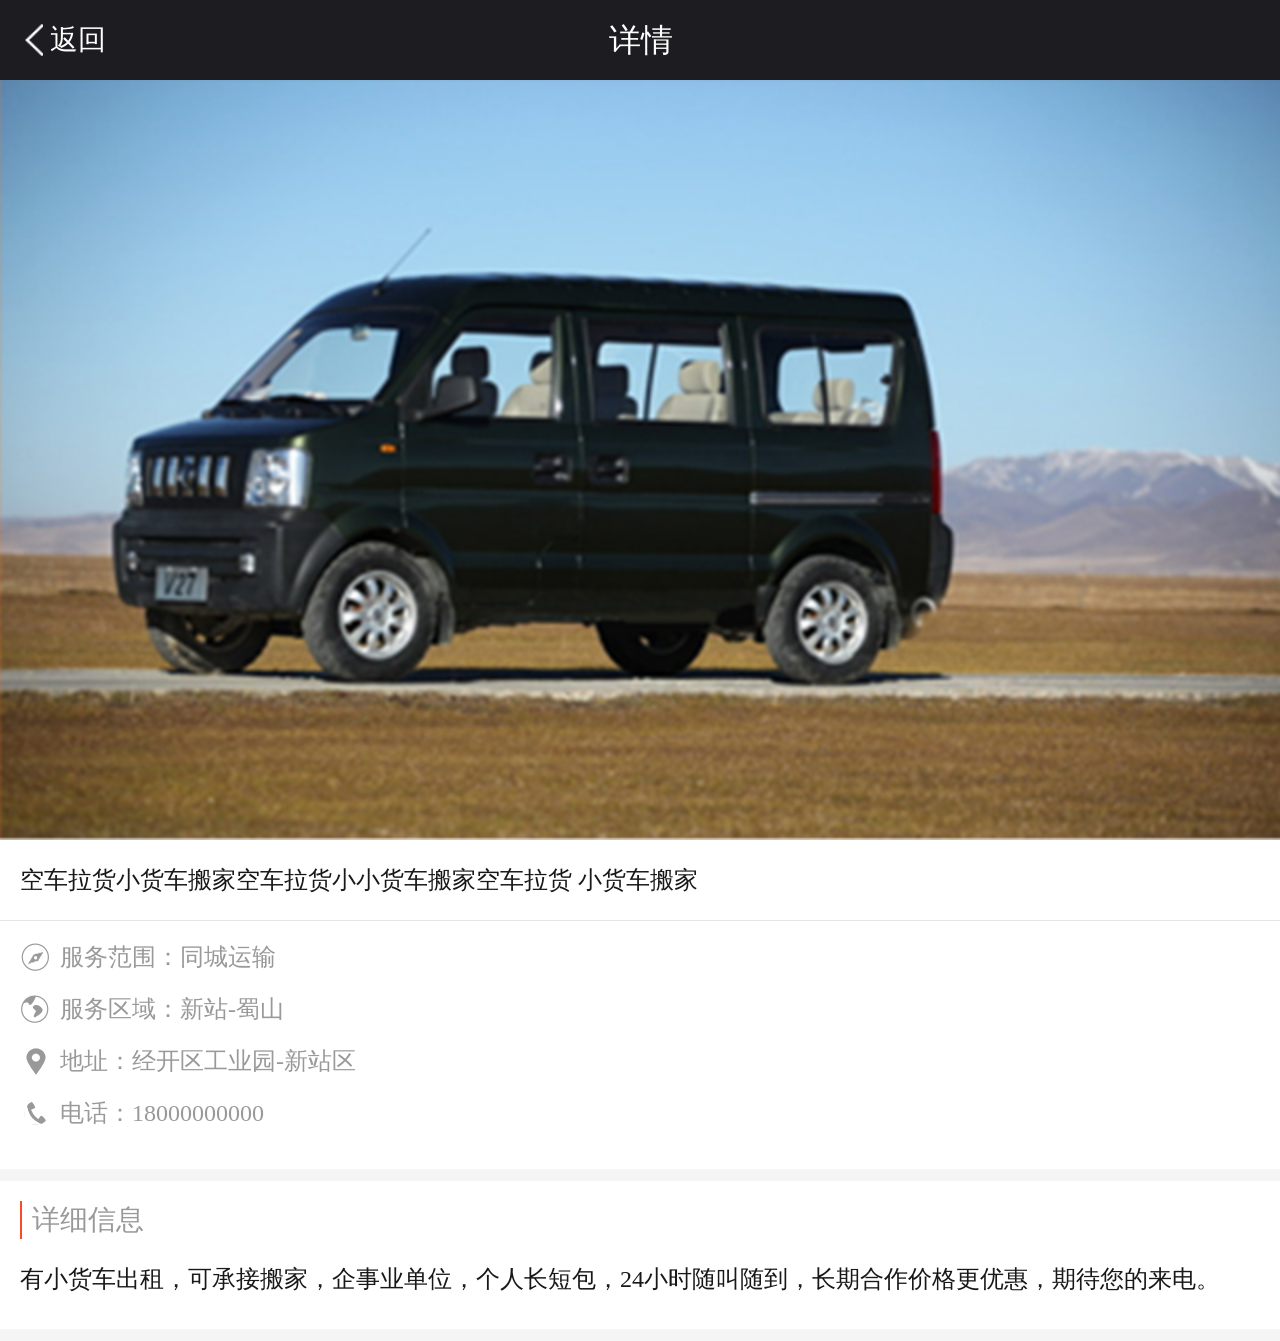
<file: xiangqing.html>
<!DOCTYPE html>
<html>
<head>
<meta http-equiv="Content-Type" content="text/html; charset=utf-8" />
<meta content="width=device-width, initial-scale=1.0, minimum-scale=1.0, maximum-scale=1.0, user-scalable=no" name="viewport">
<meta content="yes" name="apple-mobile-web-app-capable" />
<meta content="black" name="apple-mobile-web-app-status-bar-style" />
<meta content="telephone=no" name="format-detection" />
<title>详情</title>
<link rel="stylesheet" type="text/css" href="css/base.css">
<link rel="stylesheet" type="text/css" href="css/common.css">
<script type="text/javascript" src="js/jquery.min.js" ></script>
<script src="js/common.js"></script>
</head>

<body>
<header class="header" id="header">
<a href="javascript:history.go(-1)" target=_self class="back">返回</a>
<h1>详情</h1>
</header>
<!--header-end-->

<div class="container" id="container"> 

<div class="details-img"><img src="images/car-img.jpg"></div>

<p class="car-description">空车拉货小货车搬家空车拉货小小货车搬家空车拉货 小货车搬家</p>

<ul class="car-details clearfix">
  <li class="fwfw">服务范围：<em>同城运输</em></li>
  <li class="fwqy">服务区域：<em>新站-蜀山</em></li>
  <li class="fwdz">地址：<em>经开区工业园-新站区</em></li>
  <li class="fwdh">电话：<em>18000000000</em></li>
</ul>

<div class="min-price">
  <div class="min-price-tit"><h2>详细信息</h2></div>
  <div class="min-price-con">有小货车出租，可承接搬家，企事业单位，个人长短包，24小时随叫随到，长期合作价格更优惠，期待您的来电。</div>
</div>

</div>
<!--container-end-->
</body>
</html>
</file>
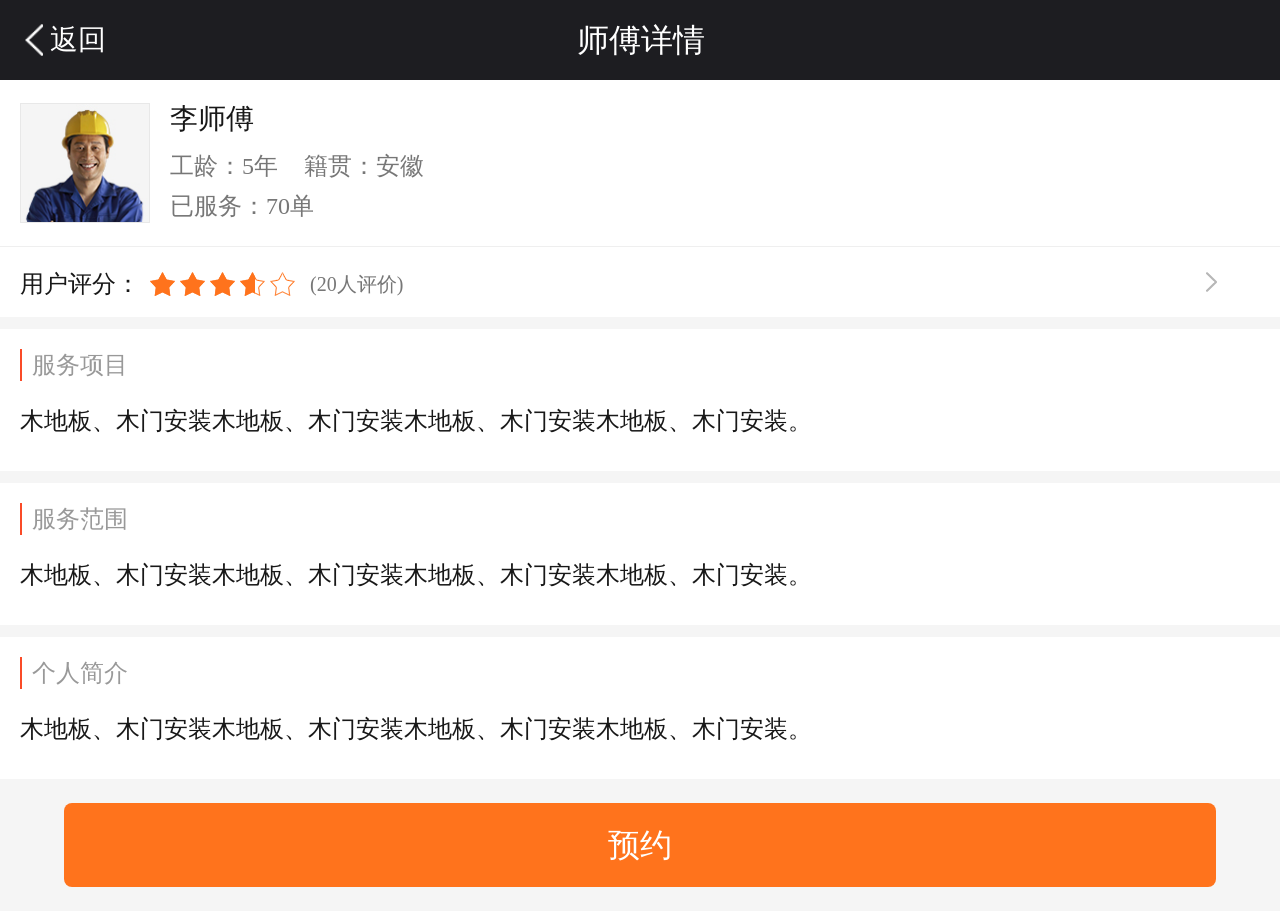
<file: yuangong_details.html>
<!DOCTYPE html>
<html>
<head>
<meta http-equiv="Content-Type" content="text/html; charset=utf-8" />
<meta content="width=device-width, initial-scale=1.0, minimum-scale=1.0, maximum-scale=1.0, user-scalable=no" name="viewport">
<meta content="yes" name="apple-mobile-web-app-capable" />
<meta content="black" name="apple-mobile-web-app-status-bar-style" />
<meta content="telephone=no" name="format-detection" />
<title>师傅详情</title>
<link rel="stylesheet" type="text/css" href="css/base.css">
<link rel="stylesheet" type="text/css" href="css/common.css">
<script type="text/javascript" src="js/jquery.min.js" ></script>
<script src="js/common.js"></script>
</head>

<body>
<header class="header" id="header">
<a href="javascript:history.go(-1)" target=_self class="back">返回</a>
<h1>师傅详情</h1>
</header>
<!--header-end-->

<div class="container" id="container"> 

  <div class="worker-details">
  
    <div class="worker-item worker">
      <div class="worker-top">
        <div class="worker-top-img"><img src="images/worker-img.jpg"></div>
        <div class="worker-top-txt">
          <h2>李师傅</h2>
          <span>工龄：<em>5</em>年</span>           
          <span>籍贯：<em>安徽</em></span>       
          <span>已服务：<em>70</em>单</span>   
        </div>
      </div>
      <div class="worker-bot">
        <a href="user-evaluation.html">
          <span>用户评分：</span>
          <span class="sa_star"><i class="sa_d" style="width:70%;"></i></span>
          <span>(<em>20</em>人评价)</span>
        </a>
      </div>
    </div>
    
    <div class="worker-item">
      <div class="worker-item-tit"><h2>服务项目</h2></div>
      <div class="worker-item-con">木地板、木门安装木地板、木门安装木地板、木门安装木地板、木门安装。</div>
    </div>
    
    <div class="worker-item">
      <div class="worker-item-tit"><h2>服务范围</h2></div>
      <div class="worker-item-con">木地板、木门安装木地板、木门安装木地板、木门安装木地板、木门安装。</div>
    </div>
    
    <div class="worker-item">
      <div class="worker-item-tit"><h2>个人简介</h2></div>
      <div class="worker-item-con">木地板、木门安装木地板、木门安装木地板、木门安装木地板、木门安装。</div>
    </div>
  
  </div>
  
  <a href="reservation.html" class="order">预约</a>
  
</div>
<!--container-end-->
</body>
</html>
</file>
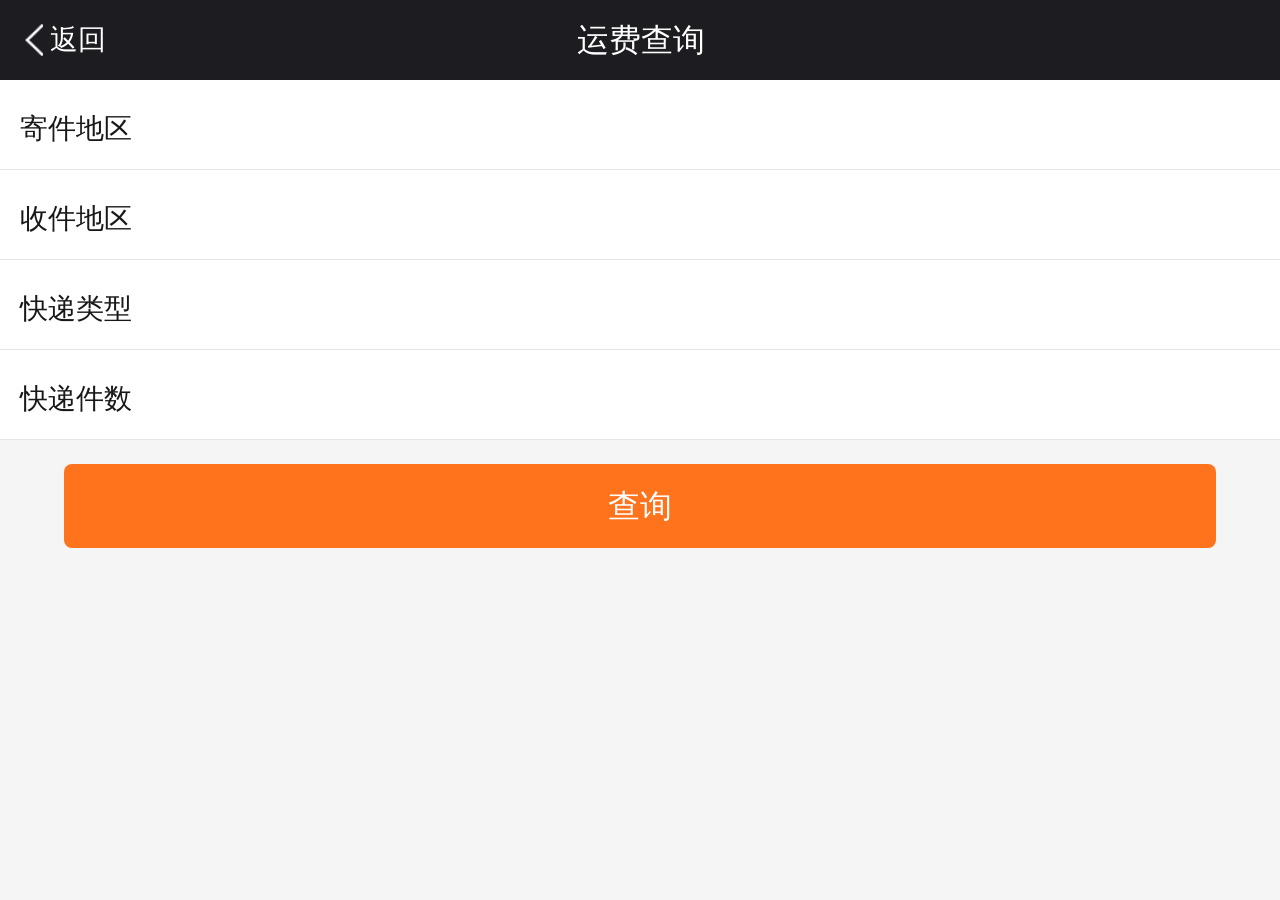
<file: yunfei_chaxun.html>
<!DOCTYPE html>
<html>
<head>
<meta http-equiv="Content-Type" content="text/html; charset=utf-8" />
<meta content="width=device-width, initial-scale=1.0, minimum-scale=1.0, maximum-scale=1.0, user-scalable=no" name="viewport">
<meta content="yes" name="apple-mobile-web-app-capable" />
<meta content="black" name="apple-mobile-web-app-status-bar-style" />
<meta content="telephone=no" name="format-detection" />
<title>运费查询——骏速通</title>
<link rel="stylesheet" type="text/css" href="css/base.css">
<link rel="stylesheet" type="text/css" href="css/common.css">
<script type="text/javascript" src="js/jquery.min.js" ></script>
<script src="js/common.js"></script>
</head>

<body>
<header class="header" id="header">
<a href="javascript:history.go(-1)" target=_self class="back">返回</a>
<h1>运费查询</h1>
</header>
<!--header-end-->

<div class="container" id="container"> 

<div class="add-class">
  <form>
    <ul>
      <li><label>寄件地区</label><input id="type" type="text" name="type" class="type" placeholder="" value=""></li>
      <li><label>收件地区</label><input id="amount" type="text" name="amount" class="amount" placeholder="" value=""></li>
      <li><label>快递类型</label><input id="coupons" type="text" name="coupons" class="coupons" placeholder="" value=""></li>
      <li><label>快递件数</label><input id="remarks" type="text" name="remarks" class="remarks" placeholder="" value=""></li>
    </ul>
    <button type="submit" class="confirm-payment">查询</button>
  </form>  
</div>

</div>
<!--container-end-->
</body>
</html>
</file>
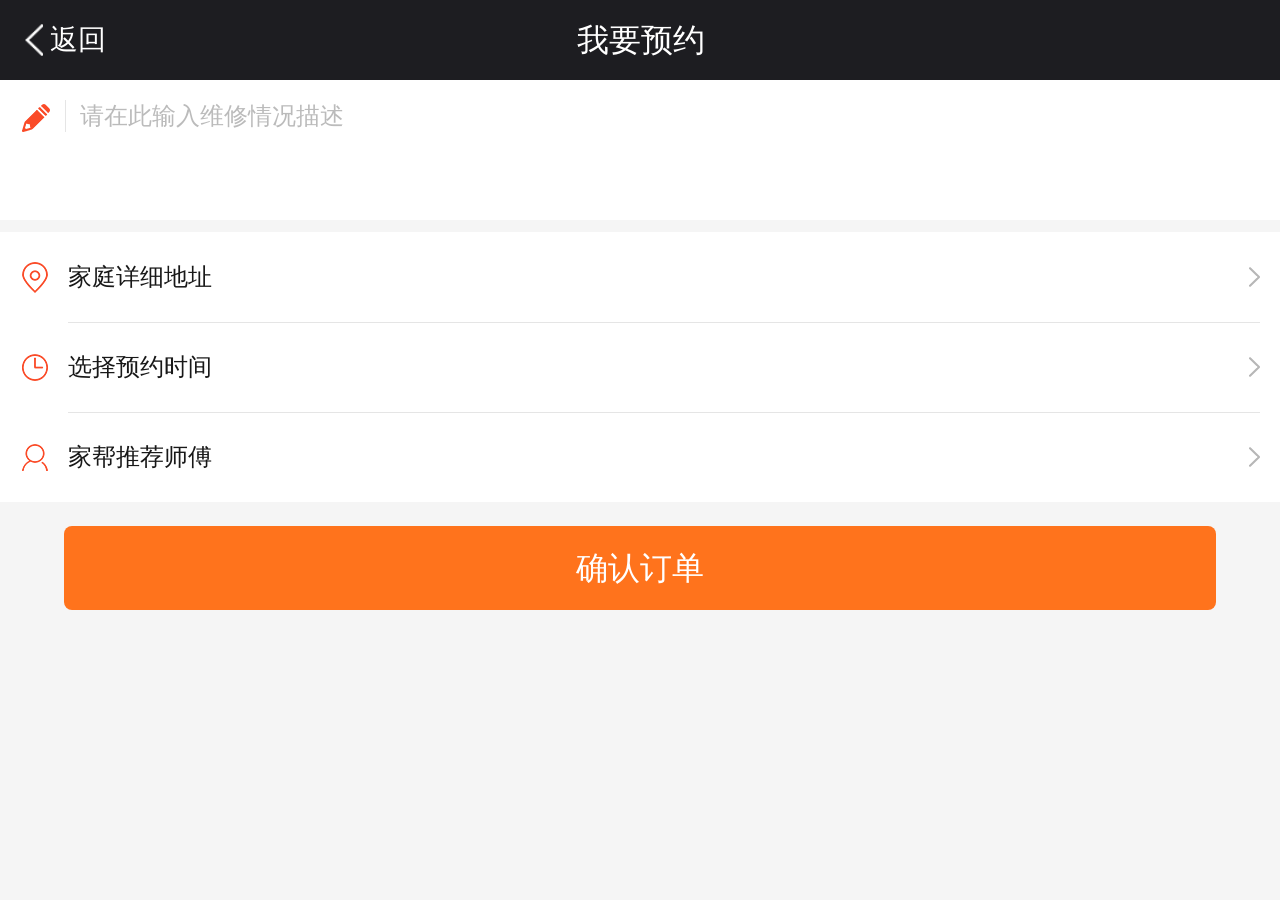
<file: yuyue.html>
<!DOCTYPE html>
<html>
<head>
<meta http-equiv="Content-Type" content="text/html; charset=utf-8" />
<meta content="width=device-width, initial-scale=1.0, minimum-scale=1.0, maximum-scale=1.0, user-scalable=no" name="viewport">
<meta content="yes" name="apple-mobile-web-app-capable" />
<meta content="black" name="apple-mobile-web-app-status-bar-style" />
<meta content="telephone=no" name="format-detection" />
<title>维修预约</title>
<link rel="stylesheet" type="text/css" href="css/base.css">
<link rel="stylesheet" type="text/css" href="css/common.css">
<script type="text/javascript" src="js/jquery.min.js" ></script>
<script src="js/common.js"></script>
</head>

<body>
<header class="header" id="header">
<a href="javascript:history.go(-1)" target=_self class="back">返回</a>
<h1>我要预约</h1>
</header>
<!--header-end-->

<div class="container" id="container"> 

<div class="maintenance-reservation">
<form>
<div class="maintenance-reservation-textarea">
    <textarea class="textarea" id="textarea" autofocus="autofocus"></textarea>
  <div class="layer"><span>请在此输入维修情况描述</span></div>
</div>

<ul>
  <li><a href="#"><i><img src="images/dz.png"></i><span>家庭详细地址</span></a></li>
  <li><a href="#"><i><img src="images/sj.png"></i><span>选择预约时间</span></a></li>
  <li><a href="#"><i><img src="images/sf.png"></i><span>家帮推荐师傅</span></a></li>
<!--  <li><a href="#"><i><img src="images/yh.png"></i><span>请使用优惠券</span></a></li>-->
</ul>

<button type="submit" class="sure-order">确认订单</button>
</form>
</div>
<!--maintenance-reservation-end-->

</div>
<!--container-end-->
</body>
</html>
</file>
<file: css/base.css>
@charset "utf-8";
/* CSS Document */

/* CSS Document */@charset=utf-8;/*css reset*/
* {
	box-sizing:border-box;
	-moz-box-sizing:border-box;/* Firefox */
	-webkit-box-sizing:border-box;/* Safari */
	outline: none;
	-webkit-text-size-adjust: none;
	-webkit-tap-highlight-color: rgba(0, 0, 0, 0);
	-webkit-tap-highlight-color: transparent;/* For some Androids */
}
html {
	-webkit-text-size-adjust:none;
	-webkit-text-size-adjust: none;
	-webkit-tap-highlight-color: rgba(0, 0, 0, 0);
	-webkit-tap-highlight-color: transparent;/* For some Androids */
}
body {
	font-family:"microsoft yahei";
	color:#333;
	background:#f5f5f5;
	outline: none;
}
body, div, dl, dt, dd, ul, ol, li, p, h1, h2, h3, h4, h5, h6, pre, form, fieldset, th, td {
	margin:0;
	padding:0;
}
h1, h2, h3, h4, h5, h6, input, select, textarea, option, button {
	font-size:100%;
	font-weight:normal;
}
table {
	border-collapse:collapse;
	border-spacing:0;
}
fieldset, img {
	border:0
}
h1, h2, h3, h4, h5, h6, input, select, textarea, option, button {
	font-size:100%
}
abbr {
	border:0;
}
em, i {
	font-style:normal;
}
ul, ol, li {
	list-style:none;
}
ul{ background-color:#fff; }
a {
	text-decoration:none;
	outline: none;
	display:block;
}
a:hover { vertical-align:
	outline: none;
	text-decoration:none;
}
a, button, input, textarea, select {
	-webkit-tap-highlight-color: rgba(0, 0, 0, 0);
	background:none;
	border:none;
}/* 1.去除android a/button/input标签被点击时产生的边框 2.去除ios a标签被点击时产生的半透明灰色背景 */
.clear {
	clear:both;
	height:0;
}
textarea {
	resize:none;
}/*禁止改变大小*//*解决firefox按钮文字难以垂直居中问题*/
input[type="reset"]::-moz-focus-inner, input[type="button"]::-moz-focus-inner, input[type="submit"]::-moz-focus-inner, input[type="file"] > input[type="button"]::-moz-focus-inner {
border:none;
padding:0;
}
input, textarea, select, option, button, form, fieldset {
	font-family: "microsoft yahei";
	margin:0;
	padding:0;
	border:none;
	outline:none;
	-moz-box-sizing: content-box;
	-webkit-box-sizing: content-box;
	-o-box-sizing: content-box;
	-ms-box-sizing: content-box;
	box-sizing: content-box;
}
/* common */.txthide {
	text-indent:-9999px;
	overflow:hidden;
}
.rightmore:after {
	content:' >>';
	font-weight:bold;
}
.leftmore:before {
	content:' >>';
	font-weight:bold;
}
.txt-ellipsis {
	width:100%;
	overflow:hidden;
	word-break: break-all;
	text-overflow: ellipsis;
	-webkit-line-clamp:1;
	-webkit-box-orient: vertical;
	display: -webkit-box;
	font-size: 1.375em;
}
/*about pisition*/.center {
	margin-left:auto;
	margin-right:auto;
}
.fl {
	float:left;
	display:inline;
}/*浮动bug*/
.fr {
	float:right;
	display:inline;
}
.clearfix:after {
	content:".";
	height:0;
	display:block;
	visibility:hidden;
	clear:both;
}/*IE6>*/
*html .clearfix {
*zoom:1
}/*IE7>*/
*:first-child + html .clearfix {
	zoom:1
}
.zoom {
*zoom:1
}
img {
	display: block;
	width: 100%;
	height: auto;
}
.box-flex {
	display:-moz-box;/* Firefox */
	display:-webkit-box;/* Safari and Chrome */
	display:box;
}
/*-------------header-----------*/
.header {
	position: fixed;
	top: 0;
	left: 0;
	height:2rem;
	line-height:2rem;
	background-color:#1d1d21;
	width:100%;
	display: -moz-box;
	display: -webkit-box;
	display: box;
	-ms-flex-align: center;
	-webkit-align-items: center;
	-webkit-box-align: center;
	align-items: center;
	z-index: 1000;
}
.header a {
	color:#fff;
	font-size:0.7rem;
}
.header a.back {
	background:url(../images/back.png) left center no-repeat;
	background-size:auto 40%;
	padding-left:0.625rem;
	margin:0 0.625rem;
}
.header h1{ color:#fff; font-size:0.8rem; margin-right:3.25rem; text-align:center;-webkit-box-flex: 1;-moz-box-flex: 1;-ms-box-flex: 1; box-flex: 1;}
.header-save h1{ margin-right:0; }
.header-save button{ color:#fff; padding-left: 0.625rem; margin:0 0.625rem;font-size: 0.7rem;}
/*-------------footer-----------*/
/*footer*/
.footer {position:fixed;bottom:0;left:0;width:100%;border-top:1px solid #e9e9e9;background:rgba(255, 255, 255, 1);z-index:9999;}
.footnav{width:100%;}
.footnav li {-moz-box-flex:1;-webkit-box-flex:1; box-flex:1;}
.footnav li a { display:inline-block; width:100%; padding:0.3rem 0; }
.footnav li a span{ display:block;width:100%; font-size:0.6rem;color:#b9b9b9;text-align:center;}
.footnav li a i{ display:block; width:1.1rem; height:1.1rem; margin:0 auto; background-position:center center; background-repeat: no-repeat; background-size:contain;}
.footnav li .home i{background-image:url(../images/home.png);}
.footnav li .foot-worker i{background-image:url(../images/worker.png);}
.footnav li .foot-order i{background-image:url(../images/order.png);}
.footnav li .my i{background-image:url(../images/my.png);}
.footnav li.on a span{color:#fa4b28;}
.footnav li.on .home i{background-image:url(../images/home-on.png);}
.footnav li.on .foot-worker i{background-image:url(../images/worker-on.png);}
.footnav li.on .foot-order i{background-image:url(../images/order-on.png);}
.footnav li.on .my i{background-image:url(../images/my-on.png);}
</file>
<file: css/common.css>
@charset "utf-8";

.header-bot-item {
	height: 1.75rem;
	line-height: 1.75rem;
	background-color: #fa4b28;
	color: #fff;
	width: 100%;
	display: -moz-box;
	display: -webkit-box;
	display: box;
	-ms-flex-align: center;
	-webkit-align-items: center;
	-webkit-box-align: center;
	align-items: center
}

.header-bot-item em {
	font-size: 0.7rem;
	display: block;
	margin-left: 0.625rem;
	text-align: center
}

.header-bot-item h2 {
	font-size: 0.75rem;
	text-align: center;
	-webkit-box-flex: 1;
	-moz-box-flex: 1;
	-ms-box-flex: 1;
	box-flex: 1
}

.header-bot-item .tel {
	width: 25px;
	height: 25px;
	float: left;
	left: 370px;
	position: relative;
	top: 10px;
	z-index: 5;
	background: url(../images/header-bot-tel.jpg) center center no-repeat;
	background-size: cover
}

.banner {
	position: relative;
	background: #fff
}

.banner-pics-list li {
	width: 100%
}

.banner-pics-list li a img {
	display: block;
	width: 100%
}

.banner-tit {
	position: absolute;
	left: 0;
	bottom: 0.5rem;
	font-size: 0;
	width: 100%;
	text-align: center;
	background-color: transparent
}

.banner-tit li {
	width: 0.5rem;
	height: 0.5rem;
	display: inline-block;
	vertical-align: middle;
	background-color: rgba(255, 255, 255, 1);
	-webkit-border-radius: 100%;
	border-radius: 100%;
	margin-right: 0.3rem
}

.banner-tit li.on {
	background-color: rgba(0, 0, 0, .4)
}

.ind-nav {
	margin-bottom: 0.35rem;
	position: relative
}

.ind-nav::after {
	content: '';
	height: 1px;
	width: 100%;
	background: #ededed;
	position: absolute;
	bottom: 0;
	left: 0
}

.ind-nav .ind-tit {
	height: 1.85rem;
	background-color: #FFF
}

.ind-nav .ind-tit h2 {
	height: 1.85rem;
	line-height: 2rem;
	width: 4.2rem;
	color: #fff;
	font-size: 0.7rem;
	text-align: center;
	background: url(../images/ind-tit.png) center center no-repeat;
	background-size: contain
}

.ind-nav ul {
	height: 8rem;
	border-top: 1px solid #efefef;
	overflow: hidden
}

.ind-nav ul.intro {
	height: auto
}

.ind-nav ul li {
	float: left;
	width: 25%;
	height: 4rem;
	box-sizing: border-box;
	-moz-box-sizing: border-box;
	-webkit-box-sizing: border-box;
	border-right: 1px solid #ededed;
	border-bottom: 1px solid #ededed;
	-webkit-box-align: center;
	box-align: center;
	-webkit-align-items: center;
	align-items: center;
	display: -moz-box;
	display: -webkit-box;
	display: box
}

.ind-nav ul li:last-child {
	border-right: none
}

.ind-nav ul li div {
	margin: 0 auto;
	width: 100%
}

.ind-nav ul li a i, .more i {
	width: 1.5rem;
	height: 1.5rem;
	display: block;
	margin: 0 auto 0.3rem
}

.ind-nav ul li a em, .ind-nav .more {
	color: #222222;
	font-size: 0.6rem;
	text-align: center;
	display: block
}

.ind-nav .more {
	width: 25%;
	position: absolute;
	bottom: 0;
	right: 0;
	padding: 0.6rem 0;
	z-index: 10;
	background-color: #fff;
	border-bottom: 1px solid #ededed
}

.ind-nav .add-more {
	width: 100%;
	position: static;
	border-bottom: none;
	display: block
}

ul.intro li:last-child {
	border-right: 1px solid #ededed
}

.ind-nav .hide-more {
	display: none
}

.ind-item a {
	padding: 0.4rem 0;
	background-color: #fff;
	margin-bottom: 0.35rem;
	display: -moz-box;
	display: -webkit-box;
	display: box;
	-ms-flex-align: center;
	-webkit-align-items: center;
	-webkit-box-align: center;
	align-items: center
}

.ind-item .ind-item-img {
	height: 3rem;
	width: 3rem;
	margin: 0 0.5rem 0 0.8rem
}

.ind-item h3 {
	font-size: 0.7rem;
	margin-bottom: 0.2rem
}

.ind-item h3.red {
	color: #ed5a37
}

.ind-item h3.green {
	color: #3cad7b
}

.ind-item p {
	color: #9d9a9b;
	font-size: 0.6rem
}

.my-face {
	height: 6.65rem;
	width: 100%;
	display: -moz-box;
	display: -webkit-box;
	display: box;
	-ms-flex-align: center;
	-webkit-align-items: center;
	-webkit-box-align: center;
	align-items: center;
	background: url(../images/face-bg.jpg) center center no-repeat;
	background-size: cover
}

.my-face .my-face-con {
	height: 5rem;
	width: 5rem;
	margin: 0 auto;
	position: relative
}

.my-face .my-face-pic {
	width: 3.75rem;
	height: 3.75rem;
	margin: 0 auto;
	overflow: hidden;
	border: 2px solid #fff;
	-moz-border-radius: 100%;
	-webkit-border-radius: 100%;
	border-radius: 100%
}

.my-face p {
	width: 100%;
	text-align: center;
	color: #fff;
	font-size: 0.7rem;
	position: absolute;
	bottom: 0;
	left: 0
}

.personal-list ul {
	margin-bottom: 0.25rem;
	border-top: 1px solid #f5f5f5;
	border-bottom: 1px solid #f5f5f5
}

.personal-list ul li {
	padding: 0 5%;
	height: 2.25rem;
	line-height: 2.25rem;
	border-bottom: 1px solid #e5e5e5;
	background: url(../images/my-arrow.png) 95% center no-repeat;
	background-size: 0.275rem 0.5rem
}

.personal-list ul li:last-child {
	border-bottom: none
}

.personal-list ul li a.my-icon-wddd {
	background-image: url(../images/my-icon-wddd.png)
}

.personal-list ul li a.my-icon-ddjd {
	background-image: url(../images/my-icon-ddjd.png)
}

.personal-list ul li a.my-icon-grzl {
	background-image: url(../images/my-icon-grzl.png)
}

.personal-list ul li a.my-icon-yhq {
	background-image: url(../images/my-icon-yhq.png)
}

.personal-list ul li a.my-icon-wdjf {
	background-image: url(../images/my-icon-wdjf.png)
}

.personal-list ul li a.my-icon-gsjj {
	background-image: url(../images/my-icon-gsjj.png)
}

.personal-list ul li a.my-icon-bzzx {
	background-image: url(../images/my-icon-bzzx.png)
}

.personal-list ul li a.my-icon-kfzx {
	background-image: url(../images/my-icon-kfzx.png)
}

.personal-list ul li a {
	color: #181818;
	font-size: 0.7rem;
	padding-left: 2.2em;
	background-position: left center;
	background-repeat: no-repeat;
	background-size: auto 50%
}

.personal-list ul li a .my-tel {
	float: right;
	display: inline-block;
	margin-right: 5%;
	color: #999999;
	font-size: 0.7rem
}

.personal-data1 ul li {
	height: 2.25rem;
	line-height: 2.25rem;
	overflow: hidden;
	border-bottom: 1px solid #e5e5e5;
	padding: 0 0.5rem;
	background-size: 0.275rem 0.5rem
}

.personal-data1 ul li a {
	color: #181818;
	font-size: 0.6rem
}

.personal-data1 ul li a span {
	display: block;
	max-width: 40%;
	float: left;
	overflow: hidden
}

.personal-data1 ul li a em {
	max-width: 60%;
	text-align: right;
	color: #999999;
	float: right;
	margin-right: 5%;
	display: -webkit-box;
	-webkit-line-clamp: 1;
	-webkit-box-orient: vertical;
	word-wrap: break-word;
	overflow: hidden;
	-webkit-box-pack: center
}

.center_edit {
	width: 60%;
	font-size: 0.9em;
	color: #999;
	border: 0px
}

.classification ul li {
	padding: 1rem 0;
	width: 50%;
	float: left;
	border-bottom: 1px solid #f0f0f0;
	border-right: 1px solid #f0f0f0;
	box-sizing: border-box;
	-moz-box-sizing: border-box;
	-webkit-box-sizing: border-box
}

.classification ul li:nth-last-child(odd) {
	border-right: none
}

.classification ul li a {
	display: block;
	width: 6.5rem;
	margin: 0 auto
}

.classification ul li a img {
	width: 6.5rem;
	height: 5.5rem
}

.classification ul li a span {
	height: 1.6rem;
	line-height: 0.8rem;
	display: block;
	font-size: 0.6rem;
	margin-top: 0.3rem;
	color: #181818;
	text-align: center;
	display: -webkit-box;
	-webkit-line-clamp: 2;
	-webkit-box-orient: vertical;
	word-wrap: break-word;
	overflow: hidden;
	-webkit-box-pack: center
}

.classification ul.other li a .other-img {
	width: 4.5rem;
	height: 4.5rem;
	margin: 0 auto;
	overflow: hidden;
	-moz-border-radius: 100%;
	-webkit-border-radius: 100%;
	border-radius: 100%
}

.pro-list ul li {
	padding: 0.5rem 0.4rem;
	border-bottom: 1px solid #e5e5e5;
	display: -moz-box;
	display: -webkit-box;
	display: box;
	-webkit-box-align: center;
	box-align: center;
	-webkit-align-items: center;
	align-items: center;
	box-sizing: border-box;
	-moz-box-sizing: border-box;
	-webkit-box-sizing: border-box
}

.pro-list ul li a .pro-list-img {
	width: 4.7rem;
	height: 3.85rem
}

.pro-list ul li .pro-list-txt {
	padding: 0 0.5rem;
	-webkit-box-flex: 1;
	-moz-box-flex: 1;
	-ms-box-flex: 1;
	box-flex: 1
}

.pro-list ul li .pro-list-txt .pro-list-txt-tit {
	font-size: 0.7rem;
	color: #181818;
	display: -webkit-box;
	-webkit-line-clamp: 2;
	-webkit-box-orient: vertical;
	word-wrap: break-word;
	overflow: hidden;
	-webkit-box-pack: center
}

.pro-list ul li .pro-list-txt span {
	color: #fff;
	font-size: 0.6rem;
	background-color: #fa4b28;
	padding: 0 0.1rem
}

.pro-list ul li .pro-list-txt p, .pro-list ul li .pro-list-txt p a {
	display: inline-block;
	color: #999999;
	font-size: 0.7rem
}

.goods-allocation ul {
	background-color: transparent
}

.goods-allocation ul li {
	background-color: #fff;
	margin-top: 0.3rem;
	padding: 0.6rem
}

.goods-allocation ul li a {
	background: url(../images/my-arrow.png) 95% center no-repeat;
	background-size: 0.275rem 0.5rem;
	display: -webkit-box;
	display: -webkit-flex;
	display: flex;
	-webkit-box-align: center;
	box-align: center;
	-webkit-align-items: center;
	align-items: center
}

.goods-allocation-img {
	width: 3.2rem;
	height: 3.2rem;
	margin-right: 0.5rem;
	overflow: hidden
}

.goods-allocation-txt h2 {
	color: #222222;
	font-size: 0.7rem;
	margin-bottom: 0.2rem
}

.goods-allocation-txt p {
	color: #666666;
	font-size: 0.6rem
}

.details-price, .min-price {
	background-color: #fff;
	padding: 0 0.5rem;
	font-size: 0.6rem;
	margin-bottom: 0.3rem;
	color: #181818
}

.details-price li {
	height: 1.9rem;
	line-height: 1.9rem;
	border-bottom: 1px solid #efefef
}

.details-price li:last-child {
	border-bottom: none
}

.details-price li em {
	color: #fa4b28;
	font-size: 0.85rem
}

.min-price-tit {
	padding: 0.5rem 0
}

.min-price-tit h2 {
	border-left: 2px solid #fa4b28;
	padding-left: 0.25rem;
	color: #999999;
	font-size: 0.7rem
}

.min-price-con {
	line-height: 1rem;
	padding-bottom: 0.75rem
}

.min-price-bot {
	width: 100%;
	position: fixed;
	bottom: 0;
	left: 0;
	height: 2.1rem;
	line-height: 2.1rem
}

.min-price-bot a {
	color: #fff;
	font-size: 0.75rem;
	text-align: center;
	display: block
}

.min-price-bot div {
	width: 50%;
	height: 100%;
	float: left
}

.min-price-tel {
	background-color: #1a85f8
}

.min-price-order {
	background-color: #ff731c
}

.car-description {
	color: #181818;
	font-size: 0.6rem;
	line-height: 1rem;
	background-color: #fff;
	padding: 0.5rem;
	border-bottom: 1px solid #e5e5e5
}

ul.car-details {
	margin-bottom: 0.3rem;
	padding: 0.5rem;
	font-size: 0.6rem;
	color: #999999
}

ul.car-details em {
	display: inline-block
}

ul.car-details li {
	width: 100%;
	float: left;
	margin-bottom: 0.5rem;
	padding-left: 1rem;
	background-size: 0.75rem 0.75rem;
	background-position: left center;
	background-repeat: no-repeat;
	box-sizing: border-box;
	-moz-box-sizing: border-box;
	-webkit-box-sizing: border-box
}

ul.car-details li.fwfw {
	background-image: url(../images/fwfw.png)
}

ul.car-details li.fwqy {
	background-image: url(../images/fwqy.png)
}

ul.car-details li.fwdz {
	background-image: url(../images/fwdz.png)
}

ul.car-details li.fwdh {
	background-image: url(../images/fwdh.png)
}

ul.repair-price li span {
	color: #999999
}

ul.repair-price li span i {
	color: #fa4b28
}

ul.repair-price li span em {
	font-size: 0.9rem
}

.tip {
	margin-bottom: 0.3rem;
	margin-left: 0.5rem;
	padding: 0.3rem 0.3rem 0.3rem 1rem;
	background: url(../images/tip.png) left center no-repeat;
	background-size: auto 60%;
	color: #ff731c;
	font-size: 0.5rem
}

.repair-price-con ul li {
	font-size: 0.2rem;
	list-style-type: none;
	color: #0c75e7;
	margin-left: 0.5rem;
	list-style: disc
}

.repair-price-con ul li a {
	font-size: 0.6rem;
	color: #0c75e7;
	text-decoration: underline
}

.order-confirm {
	padding: 0.3rem 0
}

ul.order-confirm-list li {
	width: 100%;
	padding: 0.3rem 0.5rem;
	float: left;
	display: -moz-box;
	display: -webkit-box;
	display: box;
	box-sizing: border-box;
	-moz-box-sizing: border-box;
	-webkit-box-sizing: border-box
}

ul.order-confirm-list li h2 {
	margin-right: 0.5rem;
	display: block;
	color: #666666;
	font-size: 0.6rem
}

ul.order-confirm-list li span {
	display: block;
	color: #181818;
	font-size: 0.6rem;
	-webkit-box-flex: 1;
	-moz-box-flex: 1;
	-ms-box-flex: 1;
	box-flex: 1
}

ul.order-price {
	padding: 0 0.5rem;
	margin: 0.3rem 0
}

ul.order-price li {
	width: 100%;
	height: 1.9rem;
	line-height: 1.9rem;
	float: left;
	display: -moz-box;
	display: -webkit-box;
	display: box
}

ul.order-price li:last-child {
	border-top: 1px solid #f5f5f5
}

ul.order-price li h2 {
	margin-right: 0.5rem;
	display: block;
	color: #666666;
	font-size: 0.6rem
}

ul.order-price li span {
	color: #fa4b28;
	font-size: 0.6rem;
	text-align: right;
	display: block;
	-webkit-box-flex: 1;
	-moz-box-flex: 1;
	-ms-box-flex: 1;
	box-flex: 1
}

ul.order-price li p {
	width: 100%;
	font-size: 0.7rem;
	color: #181818;
	text-align: right
}

ul.order-price li p em {
	color: #fa4b28
}

.order-schedule-img {
	padding: 0.5rem 0
}

a.pay, span.cancel, .submit-btn, .confirm-payment, .order, .sure-order, .tjxx {
	border: none !important;
	padding: 0 !important;
	display: block;
	width: 90%;
	height: 2.1rem;
	line-height: 2.1rem;
	margin: 0.6rem auto;
	background-color: #ff731c;
	color: #fff;
	text-align: center;
	-moz-border-radius: 0.2rem;
	-webkit-border-radius: 0.2rem;
	border-radius: 0.2rem;
	font-size: 0.8rem
}

.order-num span.state {
	color: #1a85f9;
	font-size: 0.6rem
}

ul.order-cancel-list li:last-child {
	height: 2rem;
	line-height: 2rem;
	padding: 0 0.5rem;
	border-top: 1px solid #e5e5e5
}

ul.order-cancel-list li p {
	width: 100%;
	font-size: 0.7rem;
	color: #181818;
	text-align: left
}

ul.order-cancel-list li p em {
	color: #fa4b28
}

span.cancel {
	color: #ff731c;
	background-color: transparent;
	border: 1px solid #ff731c
}

.order-num, .payways {
	background-color: #fff;
	margin-bottom: 0.3rem;
	color: #181818;
	font-size: 0.7rem
}

.order-num, .payways-tit {
	height: 1.85rem;
	line-height: 1.85rem;
	padding: 0 0.6rem
}

.payways ul li, .payways-tit {
	border-bottom: 1px solid #f3f3f3
}

.payways ul li a {
	padding: 0.6rem;
	background: url(../images/my-arrow.png) 95% center no-repeat;
	background-size: 0.275rem 0.5rem;
	display: -webkit-box;
	display: -webkit-flex;
	display: flex;
	-webkit-box-align: center;
	box-align: center;
	-webkit-align-items: center;
	align-items: center
}

.payways-img {
	width: 2rem;
	height: 2rem;
	margin-right: 0.5rem;
	overflow: hidden
}

.payways-txt {
	-webkit-box-flex: 1;
	-moz-box-flex: 1;
	-ms-box-flex: 1;
	box-flex: 1
}

.payways-txt h2 {
	color: #181818
}

.payways-txt p {
	color: #999999;
	font-size: 0.6rem
}

.integral-head {
	height: 4.45rem;
	width: 100%;
	background: url(../images/integral-bg.jpg) center center repeat-x;
	box-sizing: border-box;
	-moz-box-sizing: border-box;
	-webkit-box-sizing: border-box;
	padding-top: 1.5rem
}

.integral-head p {
	color: #fff;
	font-size: 0.7rem;
	text-align: center
}

.integral-head p em {
	font-size: 1.8rem;
	text-shadow: 0 0 0.1rem rgba(161, 9, 24, 0.4)
}

.integral-rule {
	background-color: #fff;
	padding: 0 0.5rem;
	font-size: 0.6rem;
	margin-bottom: 0.3rem;
	color: #181818
}

.integral-rule-tit {
	padding: 0.5rem 0
}

.integral-rule-tit h2 {
	border-left: 2px solid #fa4b28;
	padding-left: 0.25rem;
	color: #999999;
	font-size: 0.6rem
}

.integral-rule-con {
	line-height: 1.2rem;
	padding-bottom: 1rem
}

.modify input {
	width: 100%;
	line-height: 2.2rem;
	height: 2.2rem;
	margin-top: 0.3rem;
	padding: 0 0.5rem;
	font-size: 0.6rem;
	background-color: #fff;
	border-bottom: 1px solid #e9e9e9;
	border-top: 1px solid #e9e9e9;
	box-sizing: border-box;
	-moz-box-sizing: border-box;
	-webkit-box-sizing: border-box
}

.modify input::-webkit-input-placeholder {
	color: #181818;
	font-size: 0.6rem
}

.modify input:-moz-placeholder {
	color: #181818;
	font-size: 0.6rem
}

.modify input::-moz-placeholder {
	color: #181818;
	font-size: 0.6rem
}

.modify input:-ms-input-placeholder {
	color: #181818;
	font-size: 0.6rem
}

.registered {
	margin-top: 0.3rem;
	padding: 0 0.5rem;
	background-color: #fff;
	border-top: 1px solid #e8e8e8;
	border-bottom: 1px solid #e8e8e8
}

.registered .field {
	border-bottom: 1px solid #efefef;
	position: relative
}

.registered .field:last-child {
	border-bottom: none
}

.registered .field a.fsyzm {
	position: absolute;
	right: 0.5rem;
	bottom: 0.2rem;
	display: block;
	min-width: 3.5rem;
	padding: 0.3rem 0.5rem;
	font-size: 13px;
	text-align: center;
	color: #ff731c;
	border: 1px solid #ff731c;
	-moz-border-radius: 0.3rem;
	-webkit-border-radius: 0.3rem;
	border-radius: 0.3rem
}

.registered .field input {
	padding: 0.6rem 0;
	font-size: 15px;
	color: #c8c8c8
}

.registered .field input.username {
	width: 100%
}

.registered .field input.yzm {
	width: 50%
}

.registered .field input::-webkit-input-placeholder {
	color: #c8c8c8
}

.registered .field input:-moz-placeholder {
	color: #c8c8c8
}

.registered .field input::-moz-placeholder {
	color: #c8c8c8
}

.registered .field input:-ms-input-placeholder {
	color: #c8c8c8
}

.modify {
	position: relative
}

.clear-close {
	display: none;
	position: absolute;
	right: 1rem;
	bottom: 50%;
	margin-bottom: -0.5rem;
	width: 0.7rem;
	height: 0.7rem;
	background: url(../images/clear.png) no-repeat;
	background-size: contain;
	outline: none
}

.username::-ms-clear {
	display: none
}

.username:valid+.clear-close {
	display: inline
}

.add-class ul {
	margin-bottom: 0.3rem
}

.add-class ul li {
	padding: 0 0.5rem;
	border-bottom: 1px solid #e5e5e5;
	height: 2.25rem;
	line-height: 2.25rem
}

.add-class ul li label {
	color: #181818;
	font-size: 0.7rem;
	margin-right: 0.5rem;
	text-align: right;
	min-width: 2rem;
	display: inline-block
}

.add-class ul li input {
	color: #bbbbbb;
	font-size: 0.7rem;
	width: 11rem
}

.online-evaluation-textarea {
	margin-bottom: 0 !important
}

.upload-photos {
	padding: 0.5rem;
	background-color: #fff
}

.upload-photos span {
	display: inline-block;
	width: 3.5rem;
	height: 3.5rem;
	background: url(../images/camera.png) center center no-repeat;
	background-size: contain
}

.upload-photos img {
	display: inline-block;
	width: 3.5rem;
	height: 3.5rem
}

.order-evaluation .maintenance-reservation-textarea {
	min-height: 6rem
}

.order-evaluation .maintenance-reservation-textarea span {
	padding: 1.5rem 0 1.5rem 2rem;
	margin-top: -1.5rem;
	background: url(../images/order-evaluation-icon.png) left center no-repeat;
	background-size: 1.65rem 1.175rem
}

.service-evaluation {
	background-color: #fff;
	padding: 0.5rem;
	border-top: 1px solid #e8f3fe
}

.service-evaluation span {
	font-size: 0.6rem;
	margin-right: 0.3rem;
	float: left;
	display: block;
	height: 0.75rem;
	line-height: 0.75rem
}

.worker-item {
	margin-bottom: 0.3rem;
	background-color: #fff;
	padding: 0 0.5rem;
	font-size: 0.6rem;
	color: #181818
}

.worker-item-tit {
	padding: 0.5rem 0
}

.worker-item-tit h2 {
	border-left: 2px solid #fa4b28;
	padding-left: 0.25rem;
	color: #999999;
	font-size: 0.6rem
}

.worker-item-con {
	line-height: 1rem;
	padding-bottom: 0.75rem
}

.worker {
	padding: 0
}

.worker .worker-top {
	padding: 0.5rem;
	border-bottom: 1px solid #efefef;
	display: -moz-box;
	display: -webkit-box;
	display: box;
	-webkit-box-align: center;
	box-align: center;
	-webkit-align-items: center;
	align-items: center
}

.worker .worker-top .worker-top-img {
	width: 3.25rem;
	height: auto;
	margin-right: 0.5rem;
	border: 1px solid #e8e8e8
}

.worker .worker-top .worker-top-txt {
	-webkit-box-flex: 1;
	-moz-box-flex: 1;
	-ms-box-flex: 1;
	box-flex: 1
}

.worker .worker-top .worker-top-txt h2 {
	font-size: 0.7rem;
	margin-bottom: 0.2rem
}

.worker .worker-top .worker-top-txt span {
	line-height: 1rem;
	color: #777777;
	margin-right: 0.5rem
}

.worker .worker-top .worker-top-txt span:last-child {
	display: block
}

.worker .worker-bot {
	padding: 0 0.5rem;
	height: 1.75rem;
	line-height: 1.75rem;
	background: url(../images/my-arrow.png) 95% center no-repeat;
	background-size: 0.275rem 0.5rem
}

.worker .worker-bot a {
	display: inline-block
}

.worker .worker-bot span {
	display: inline-block;
	margin-right: 0.1rem;
	vertical-align: middle
}

.worker .worker-bot span:first-child {
	color: #181818;
	font-size: 0.6rem
}

.worker .worker-bot span:last-child {
	color: #777777;
	font-size: 0.5rem
}

.sa_star {
	background: url(../images/star.png) no-repeat transparent;
	background-size: 7.575rem auto;
	background-position: -3.75rem 0;
	width: 3.75rem;
	height: 0.6rem;
	display: block
}

.sa_d {
	background: url(../images/star.png) no-repeat transparent;
	background-size: 7.575rem auto;
	background-position: 0px 0;
	height: 0.6rem;
	display: block
}

.user-evaluation-item {
	padding: 0.5rem;
	font-size: 0.6rem;
	border-bottom: 1px solid #e5e5e5
}

.user-evaluation-item .phone {
	color: #181818;
	margin-right: 0.5rem
}

.user-evaluation-item .time {
	color: #999999
}

.user-evaluation-item-con-txt, .user-evaluation-item-con-img {
	margin-top: 0.5rem
}

.user-evaluation-item-con-img {
	margin-right: -0.35rem
}

.user-evaluation-item-con-img img {
	float: left;
	width: 2.7rem;
	height: 2.7rem;
	margin-right: 0.35rem;
	margin-top: 0.35rem
}

.book-process, .project-description {
	background-color: #fff;
	margin-bottom: 0.3rem
}

.book-process-tit {
	line-height: 1.7rem;
	font-size: 0.7rem;
	color: #181818;
	padding-left: 0.5rem
}

.book-process-con {
	padding-bottom: 0.5rem
}

.project-description {
	padding: 0 0.6rem
}

.project-description-tit {
	padding: 0.5rem 0
}

.project-description-tit h2 {
	font-size: 0.7rem;
	border-left: 2px solid #fa4b28;
	padding-left: 0.25rem;
	color: #999999
}

.project-description-con {
	font-size: 0.6rem;
	line-height: 1rem;
	padding-bottom: 0.75rem
}

.book-recovery-bot {
	width: 100%;
	position: fixed;
	bottom: 0;
	left: 0;
	height: 2.1rem;
	line-height: 2.1rem
}

.book-recovery-bot div {
	width: 50%;
	height: 100%;
	float: left
}

.book-recovery-bot a {
	color: #fff;
	font-size: 0.75rem;
	text-align: center;
	display: block
}

.assessment {
	background-color: #30b507
}

.book {
	background-color: #ff731c
}

.maintenance-reservation ul {
	padding: 0 0.5rem
}

.maintenance-reservation ul li {
	height: 2.25rem;
	line-height: 2.25rem;
	background: url(../images/my-arrow.png) right center no-repeat;
	background-size: 0.275rem 0.5rem
}

.maintenance-reservation ul li a {
	font-size: 0.6rem;
	color: #181818;
	display: -moz-box;
	display: -webkit-box;
	display: box;
	-webkit-box-align: center;
	box-align: center;
	-webkit-align-items: center;
	align-items: center
}

.maintenance-reservation ul li a i {
	display: block;
	width: 0.75rem;
	height: 0.9rem;
	margin-right: 0.45rem
}

.maintenance-reservation ul li a span {
	display: block;
	border-bottom: 1px solid #e5e5e5;
	-webkit-box-flex: 1;
	-moz-box-flex: 1;
	-ms-box-flex: 1;
	box-flex: 1
}

.maintenance-reservation ul li:last-child a span {
	border-bottom: none
}

.maintenance-reservation-textarea {
	min-height: 3.5rem;
	font-size: 0.6rem;
	margin-bottom: 0.3rem;
	padding: 0.5rem;
	background-color: #fff;
	position: relative
}

.maintenance-reservation-textarea .textarea {
	width: 100%
}

.maintenance-reservation-textarea .layer {
	position: absolute;
	top: 0.5rem;
	left: 0.5rem;
	right: 0.5rem;
	bottom: 0.5rem;
	background-color: #fff;
	left: 0.5rem;
	top: 0.5rem
}

.maintenance-reservation-textarea span {
	display: block;
	background: url(../images/input-icon.png) left center no-repeat;
	background-size: 1.2rem 1rem;
	padding-left: 1.5rem;
	font-size: 0.6rem;
	color: #bbbbbb
}

.order-details {
	margin-bottom: 0.3rem;
	padding: 0 0.5rem 0.5rem 0.5rem;
	background-color: #fff;
	font-size: 0.6rem
}

.order-details-tit {
	background: url(../images/order-details-icon.png) left center no-repeat;
	background-size: 0.75rem 0.75rem;
	padding-left: 1rem;
	height: 2.25rem;
	line-height: 2.25rem;
	color: #181818;
	border-bottom: 1px solid #e5e5e5
}

.order-details-con p {
	padding: 0.5rem 0;
	position: relative
}

.order-details-con p input.order-number {
	width: 3rem;
	padding: 0.25rem;
	height: 100%;
	line-height: normal;
	border: 1px solid #aaaaaa;
	margin: 0 0.3rem
}

.order-details-con p input[type="checkbox"] {
	position: absolute;
	right: 0;
	top: 0.5rem;
	width: 0.9rem;
	height: 0.9rem;
	background-image: url(../images/checkbox.png);
	background-repeat: no-repeat;
	background-size: cover;
	vertical-align: middle;
	-webkit-appearance: none;
	border: 0
}

.order-details-con p input[type=checkbox]:checked {
	background-image: url(../images/checkbox-on.png)
}

.reservation {
	margin-bottom: 0.3rem
}

.worker-join .worker-join-item {
	font-size: 0.7rem;
	padding: 0.6rem 0.5rem;
	background-color: #fff;
	border-bottom: 1px solid #e5e5e5
}

.worker-join .worker-join-item label {
	float: left;
	min-width: 2.2rem;
	margin-right: 0.3rem;
	text-align: right
}

.worker-join .worker-join-item input {
	float: left
}

.worker-join-item.file, .worker-join-item.select {
	position: relative;
	background: #fff url(../images/my-arrow.png) 95% center no-repeat;
	background-size: 0.275rem 0.5rem
}

.worker-join .worker-join-item.file .worker-img {
	position: absolute;
	right: 10%;
	top: 0.2rem;
	width: 1.5rem;
	height: 1.5rem;
	border: 1px solid #e8e8e8;
	-moz-border-radius: 0.3rem;
	-webkit-border-radius: 0.3rem;
	border-radius: 0.3rem;
	overflow: hidden
}

#nav {
	position: fixed;
	top: 0;
	left: 0;
	right: 0;
	z-index: 1000
}

#menu_con {
	overflow: hidden
}

.coupons-tabBox ul {
	display: -moz-box;
	display: -webkit-box;
	display: box;
	text-align: center;
	-webkit-box-align: center;
	box-align: center;
	-webkit-align-items: center;
	align-items: center
}

.coupons-tabBox ul a {
	padding: 0.5rem 0;
	-webkit-box-flex: 1;
	-moz-box-flex: 1;
	-ms-box-flex: 1;
	box-flex: 1;
	font-size: 0.7rem;
	color: #181818
}

.coupons-tabBox ul a:last-child {
	border-right: none
}

.coupons-tabBox ul li span {
	display: block
}

.coupons-tabBox ul a.selected {
	border-bottom: 2px solid #fa4b28;
	color: #fa4b28
}

.coupons-tabBox .coupons-tabBoxitem {
	height: 3rem;
	background-color: #fff;
	margin-top: 0.5rem;
	display: -moz-box;
	display: -webkit-box;
	display: box;
	-webkit-box-align: center;
	box-align: center;
	-webkit-align-items: center;
	align-items: center
}

.coupons-tabBox .coupons-tabBoxitem .coupons-img {
	height: 3rem;
	line-height: 3rem;
	text-align: center;
	color: #fff;
	font-size: 1rem;
	font-weight: bold;
	width: 4.75rem
}

.coupons-tabBox .coupons-tabBoxitem .coupons-img.coupons-redbg {
	background-color: #f54545
}

.coupons-tabBox .coupons-tabBoxitem .coupons-img.coupons-greybg {
	background-color: #b2b2b3
}

.coupons-tabBox .coupons-tabBoxitem .coupons-img em {
	font-size: 1.5rem
}

.coupons-tabBox .coupons-tabBoxitem .coupons-txt {
	margin-left: 0.5rem;
	-webkit-box-flex: 1;
	-moz-box-flex: 1;
	-ms-box-flex: 1;
	box-flex: 1
}

.coupons-tabBox .coupons-tabBoxitem .coupons-txt h3 {
	display: block;
	color: #181818;
	font-size: 0.7rem
}

.coupons-tabBox .coupons-tabBoxitem .coupons-txt span {
	display: block;
	color: #999999;
	font-size: 0.6rem
}

.my-order ul {
	padding: 0 0.5rem
}

.my-order #nav {
	border-bottom: 1px solid #e5e5e5
}

.my-order ul {
	display: -moz-box;
	display: -webkit-box;
	display: box;
	text-align: center;
	-webkit-box-align: center;
	box-align: center;
	-webkit-align-items: center;
	align-items: center
}

.my-order ul a {
	padding: 0.5rem 0;
	-webkit-box-flex: 1;
	-moz-box-flex: 1;
	-ms-box-flex: 1;
	box-flex: 1;
	font-size: 0.7rem;
	color: #181818
}

.my-order ul a:last-child {
	border-right: none
}

.my-order ul li span {
	display: block
}

.my-order ul a.selected {
	border-bottom: 2px solid #fa4b28;
	color: #fa4b28
}

.my-order-item {
	background-color: #fff;
	margin-bottom: 0.3rem
}

.my-order-item-tit {
	padding: 0 0.5rem;
	font-size: 0.7rem;
	height: 1.5rem;
	line-height: 1.5rem
}

.my-order-item-tit h3 {
	float: left
}

.my-order-item-tit span {
	float: right
}

.my-order-wait-zf {
	color: #fa4b28
}

.my-order-acceptance {
	color: #fa4b28
}

.my-order-wait-pj {
	color: #fa4b28
}

.my-order-over {
	color: #fa4b28
}

.my-order-item-txt {
	padding: 0.5rem;
	border-top: 1px solid #e5e5e5;
	border-bottom: 1px solid #e5e5e5;
	font-size: 0.6rem;
	color: #666666
}

.my-order-time {
	background: url(../images/my-order-time.png) left center no-repeat;
	background-size: 0.9rem 0.9rem;
	padding-left: 1rem;
	margin-bottom: 0.3rem
}

.my-order-name {
	background: url(../images/goods_name.png) left center no-repeat;
	background-size: 0.9rem 0.9rem;
	padding-left: 1rem;
	margin-bottom: 0.3rem
}

.my-order-address {
	background: url(../images/my-order-address.png) left center no-repeat;
	background-size: 0.9rem 0.9rem;
	padding-left: 1rem
}

.my-order-item-btn {
	position: relative;
	height: 2rem
}

.my-order-item-btn span {
	display: block;
	float: left;
	text-align: center;
	border: 1px solid #fa4b28;
	width: 3.1rem;
	height: 1.3rem;
	line-height: 1.3rem;
	font-size: 0.6rem;
	color: #fa4b28;
	margin-left: 0.3rem;
	-moz-border-radius: 0.2rem;
	-webkit-border-radius: 0.2rem;
	border-radius: 0.2rem
}

.my-order-item-btn span.my-order-item-red {
	border: 1px solid #fa4b28;
	color: #fa4b28
}

.my-order-item-btn span.my-order-item-red a, .my-order-item-btn span.my-order-item-jindu a {
	color: #fa4b28
}

.pos-r {
	position: absolute;
	right: 0.5rem;
	top: 0.35rem
}

.jbsf-item {
	border-bottom: 1px solid #e5e5e5;
	padding: 0.5rem;
	position: relative
}

.top:after {
	content: '';
	display: block;
	width: 1.325rem;
	height: 1.325rem;
	font-size: 0.6rem;
	color: #fff;
	position: absolute;
	top: 0;
	left: 0;
	background: url(../images/topthree-icon.png) left center no-repeat;
	background-size: contain
}

.topone:after {
	content: '01'
}

.toptwo:after {
	content: '02'
}

.topthree:after {
	content: '03'
}

.jbsf-item {
	display: -moz-box;
	display: -webkit-box;
	display: box;
	-webkit-box-align: center;
	box-align: center;
	-webkit-align-items: center;
	align-items: center
}

.jbsf-item .jbsf-item-img {
	border: 1px solid #dfdfdf;
	width: 3.25rem;
	height: 3rem;
	overflow: hidden
}

.jbsf-item .jbsf-item-img img {
	width: 100%;
	height: 100%
}

.jbsf-item .jbsf-item-txt {
	padding-left: 0.3rem;
	-webkit-box-flex: 1;
	-moz-box-flex: 1;
	-ms-box-flex: 1;
	box-flex: 1
}

.jbsf-item .jbsf-item-txt h2 {
	font-size: 0.7rem;
	color: #181818
}

.jbsf-item .jbsf-item-txt .order-total, .jbsf-item .jbsf-item-txt .jbsf-details {
	height: 1rem;
	line-height: 1rem
}

.jbsf-item .jbsf-item-txt .order-total span, .jbsf-item .jbsf-item-txt .jbsf-details span {
	display: inline-block;
	vertical-align: middle;
	color: #777777;
	font-size: 0.6rem
}

.jbsf-item .jbsf-item-txt .order-total .sa_star {
	margin-right: 0.5rem
}

.jbsf-details .work-type {
	background-image: url(../images/work-type.png)
}

.jbsf-details .work-ages {
	background-image: url(../images/work-ages.png)
}

.jbsf-details .worker-address {
	background-image: url(../images/worker-address.png)
}

.jbsf-details span, .jbsf-details div {
	vertical-align: middle;
	padding-left: 0.7rem;
	background-repeat: no-repeat;
	background-position: left center;
	background-size: 0.6rem 0.6rem
}

.set_img {
	margin-right: 0.5rem;
	width: 3.5rem;
	height: 3.5rem
}

.mui-dtpicker-title h5 {
	box-sizing: border-box;
	-moz-box-sizing: border-box;
	-webkit-box-sizing: border-box
}

.modify {
	line-height: 1.2rem;
	padding: 0.5rem;
	font-size: 0.7rem;
	background-color: #fff;
	position: absolute;
	bottom: 0;
	left: 0;
	right: 0;
	top: 2rem
}

.order-total #star, .jbsf-item-txt a {
	display: inline-block
}

.worker-bot #star {
	display: inline-block;
	vertical-align: middle
}

#star {
	height: 0.75rem
}

#star ul {
	float: left;
	display: inline-block;
	height: 0.75rem;
	line-height: 0.75rem;
	background-color: transparent
}

#star li {
	height: 0.75rem;
	line-height: 0.75rem;
	float: left;
	width: 0.775rem;
	padding: 0;
	border: none;
	cursor: pointer;
	margin: 0 0.1rem;
	text-indent: -9999px;
	background: url(../images/star.png) center center no-repeat;
	background-size: 0.75rem 0.775rem
}

#star li.on {
	background: url(../images/star-on.png) center center no-repeat;
	background-size: 0.75rem 0.775rem
}

.my-order-item-btn span.my-order-item-blue {
	border: 1px solid blue;
	color: blue
}

.my-order-item-btn span.my-order-item-gray {
	border: 1px solid grey;
	color: grey
}

.book-ok {
	margin-top: 5rem;
	text-align: center
}

.book-ok-img {
	height: 3.5rem;
	width: 3.5rem;
	margin: 0 auto;
	margin-bottom: 0.5rem
}

.book-ok h2 {
	font-size: 1rem;
	color: #999999;
	margin-bottom: 0.5rem
}

.book-ok p {
	font-size: 0.6rem;
	color: #555555;
	margin-bottom: 0.5rem
}

.book-ok a {
	width: 6rem;
	height: 1.5rem;
	line-height: 1.5rem;
	font-size: 0.65rem;
	margin: 0 auto;
	background-color: #ff731c;
	color: #fff;
	-moz-border-radius: 100px;
	-webkit-border-radius: 100px;
	border-radius: 100px
}
</file>
